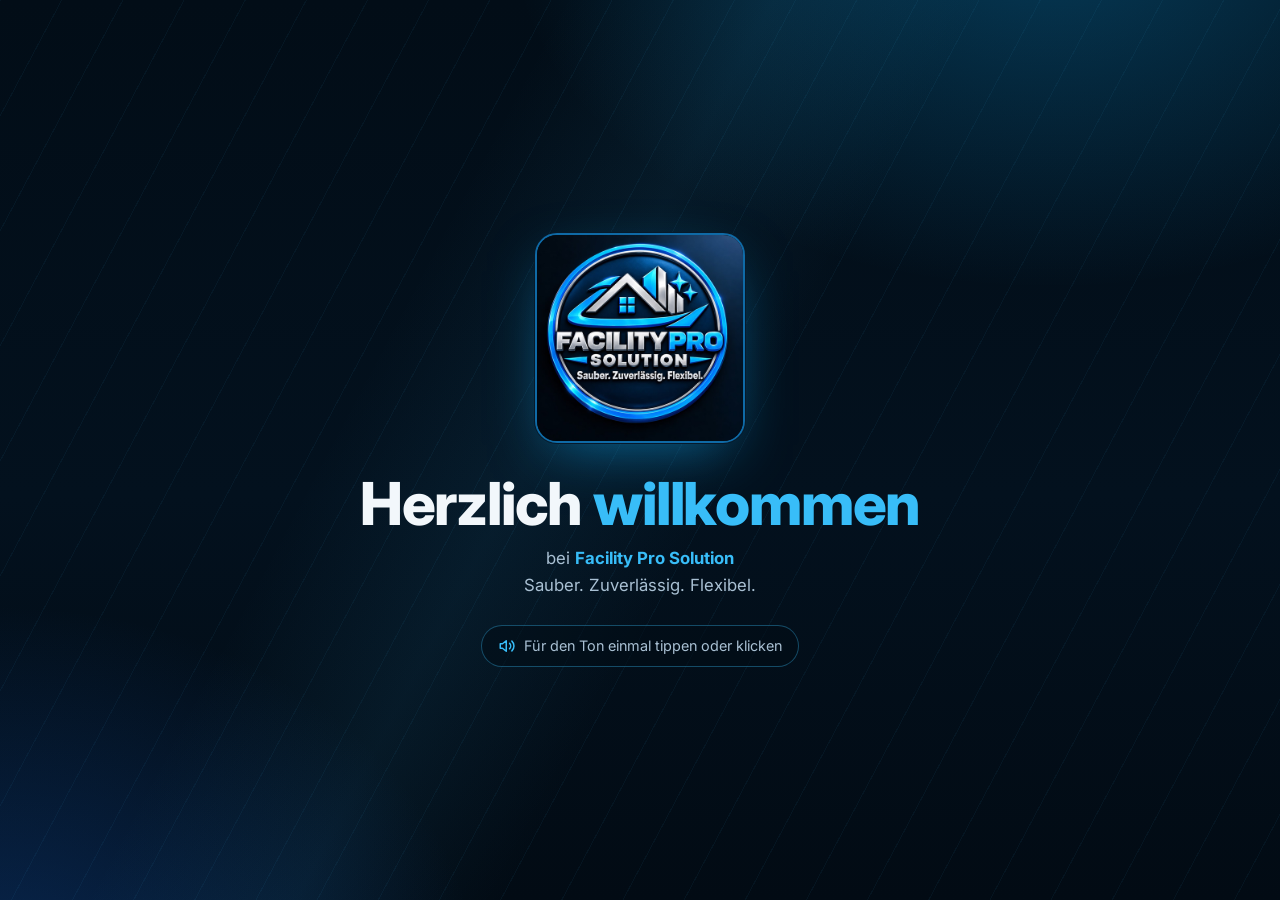
<file: index.html>
<!DOCTYPE html>
<html lang="de">
<head>
<meta charset="utf-8">
<script>
  // Kam der Besucher per Seitenwechsel-Wisch? Dann Seite zunächst zugedeckt lassen.
  (function () {
    var wisch = false;
    try { wisch = sessionStorage.getItem("pt") === "1"; sessionStorage.removeItem("pt"); } catch (e) {}
    try { if (window.name === "pt") { wisch = true; window.name = ""; } } catch (e) {}
    if (wisch) document.documentElement.classList.add("pt-cover");
  })();
</script>
<script>
  // Erster Besuch in dieser Sitzung? Dann Willkommens-Bildschirm zeigen (nicht nach einem Seitenwechsel-Wisch).
  try {
    if (!sessionStorage.getItem("wl")) {
      sessionStorage.setItem("wl", "1");
      // Kein Willkommens-Bildschirm für Besucher direkt aus der Suche und für Suchmaschinen-Roboter (Google mag keine Vorschaltseiten)
      var host = (document.referrer || "").replace(/^https?:\/\//, "").split("/")[0];
      var ausSuche = /(^|\.)(google|bing|duckduckgo|ecosia|yahoo|startpage|qwant)\./i.test(host);
      var roboter = /bot|crawl|spider|lighthouse|pagespeed/i.test(navigator.userAgent);
      if (!ausSuche && !roboter && !document.documentElement.classList.contains("pt-cover")) document.documentElement.classList.add("wl-show");
    }
  } catch (e) {}
</script>
<meta name="viewport" content="width=device-width, initial-scale=1, viewport-fit=cover">
<title>Facility Pro Solution – Gebäudereinigung &amp; Hausmeister in Bremerhaven</title>
<meta name="description" content="Facility Pro Solution in Bremerhaven: Gebäudereinigung, Bodenverlegung sowie Hausmeister- und Montagearbeiten. Sauber, zuverlässig, flexibel.">
<meta name="color-scheme" content="dark">
<meta name="theme-color" content="#020d17">
<meta name="robots" content="index, follow, max-image-preview:large">
<meta property="og:type" content="website">
<meta property="og:locale" content="de_DE">
<meta property="og:site_name" content="Facility Pro Solution">
<meta property="og:title" content="Facility Pro Solution – Gebäudereinigung &amp; Hausmeister in Bremerhaven">
<meta property="og:description" content="Facility Pro Solution in Bremerhaven: Gebäudereinigung, Bodenverlegung sowie Hausmeister- und Montagearbeiten. Sauber, zuverlässig, flexibel.">
<link rel="canonical" href="https://taskiransal.github.io/Facility-Pro-Solution/">
<meta property="og:url" content="https://taskiransal.github.io/Facility-Pro-Solution/">
<meta property="og:image" content="https://taskiransal.github.io/Facility-Pro-Solution/logo.jpg">
<meta property="og:image:alt" content="Logo Facility Pro Solution – Sauber. Zuverlässig. Flexibel.">
<meta name="twitter:card" content="summary">
<link rel="icon" href="favicon.ico" sizes="48x48">
<link rel="icon" type="image/png" sizes="192x192" href="favicon-192.png">
<link rel="apple-touch-icon" href="apple-touch-icon.png">
<link rel="preconnect" href="https://fonts.googleapis.com">
<link rel="preconnect" href="https://fonts.gstatic.com" crossorigin>
<link rel="stylesheet" href="https://fonts.googleapis.com/css2?family=Inter:wght@400;500;600;700;800&display=swap">
<link rel="stylesheet" href="style.css">
<script type="application/ld+json">
{
  "@context": "https://schema.org",
  "@type": "LocalBusiness",
  "name": "Facility Pro Solution",
  "slogan": "Sauber. Zuverlässig. Flexibel.",
  "description": "Facility Pro Solution: Gebäudereinigung, Bodenverlegung sowie Hausmeister- und Montagearbeiten in Bremerhaven und Umgebung.",
  "telephone": "+49 174 6395289",
  "email": "facility.pro.solution@gmx.de",
  "address": {
    "@type": "PostalAddress",
    "streetAddress": "Krummenacker 4",
    "postalCode": "27572",
    "addressLocality": "Bremerhaven",
    "addressCountry": "DE"
  },
  "areaServed": {
    "@type": "City",
    "name": "Bremerhaven"
  },
  "contactPoint": [
    {
      "@type": "ContactPoint",
      "telephone": "+49 174 6395289",
      "contactType": "customer service",
      "availableLanguage": "German"
    },
    {
      "@type": "ContactPoint",
      "telephone": "+49 155 62445312",
      "contactType": "customer service",
      "availableLanguage": "German"
    }
  ],
  "hasOfferCatalog": {
    "@type": "OfferCatalog",
    "name": "Leistungen",
    "itemListElement": [
      {
        "@type": "Offer",
        "itemOffered": {
          "@type": "Service",
          "name": "Gebäudereinigung"
        }
      },
      {
        "@type": "Offer",
        "itemOffered": {
          "@type": "Service",
          "name": "Bodenverlegung"
        }
      },
      {
        "@type": "Offer",
        "itemOffered": {
          "@type": "Service",
          "name": "Hausmeister- und Montagearbeiten"
        }
      }
    ]
  },
  "url": "https://taskiransal.github.io/Facility-Pro-Solution/",
  "image": "https://taskiransal.github.io/Facility-Pro-Solution/logo.jpg",
  "logo": "https://taskiransal.github.io/Facility-Pro-Solution/logo.jpg"
}
</script>
</head>
<body>

<div class="wl" role="dialog" aria-modal="true" aria-label="Willkommen">
  <div class="wl-box">
    <img class="wl-logo" src="logo-512.jpg" alt="" width="210" height="210">
    <div class="wl-title">Herzlich <span>willkommen</span></div>
    <p>bei <b>Facility Pro Solution</b><br>Sauber. Zuverlässig. Flexibel.</p>
    <p class="wl-hint"><svg viewBox="0 0 24 24" aria-hidden="true"><path d="M11 5 6 9H3v6h3l5 4z"/><path d="M15.5 8.5a5 5 0 0 1 0 7M18.5 5.5a9 9 0 0 1 0 13"/></svg>Für den Ton einmal tippen oder klicken</p>
  </div>
  <i class="wl-bar"></i>
</div>

<div class="pt" aria-hidden="true">
  <div class="pt-panel"><i class="pt-edge pt-edge-r"></i><i class="pt-edge pt-edge-l"></i></div>
  <div class="pt-mark"><span class="pt-ring"></span><img class="pt-logo" src="logo-512.jpg" alt=""></div>
</div>

<header class="site-header">
  <div class="wrap">
    <a class="brand" href="index.html" aria-label="Facility Pro Solution – Startseite">
      <img src="logo-512.jpg" alt="">
      <span>FACILITY <b>PRO SOLUTION</b></span>
    </a>
    <nav class="site-nav" aria-label="Hauptnavigation">
      <ul>
        <li><a href="leistungen.html">Leistungen</a></li>
        <li><a href="ueber-uns.html">Über uns</a></li>
        <li><a href="kontakt.html">Kontakt</a></li>
        <li><a href="faq.html">FAQ</a></li>
        <li><a href="impressum.html">Impressum</a></li>
      </ul>
    </nav>
  </div>
</header>

<main>
  <div class="hero">
    <div class="wrap">
      <div>
        <h1><span class="eyebrow">Facility Pro Solution · Bremerhaven</span> Sauber. <span class="hl">Zuverlässig.</span> Flexibel.</h1>
        <p class="lead">Ihr zuverlässiger Partner für Gebäudereinigung, Bodenverlegung sowie Hausmeister- und Montagearbeiten in Bremerhaven und Umgebung.</p>
        <div class="btn-row">
          <a class="btn" href="kontakt.html">Jetzt Anfrage senden</a>
          <a class="btn ghost" href="leistungen.html">Unsere Leistungen</a>
        </div>
      </div>
      <img class="hero-logo" src="logo.jpg" fetchpriority="high" decoding="async" alt="Logo Facility Pro Solution – Sauber. Zuverlässig. Flexibel." width="420" height="420">
    </div>
  </div>
</main>

<footer class="site-footer">
  <div class="wrap">
    <span>© 2026 Facility Pro Solution · Bremerhaven</span>
    <a href="impressum.html">Impressum</a>
  </div>
</footer>

<script src="welcome.js" defer></script>
<script src="transitions.js" defer></script>
</body>
</html>
</file>
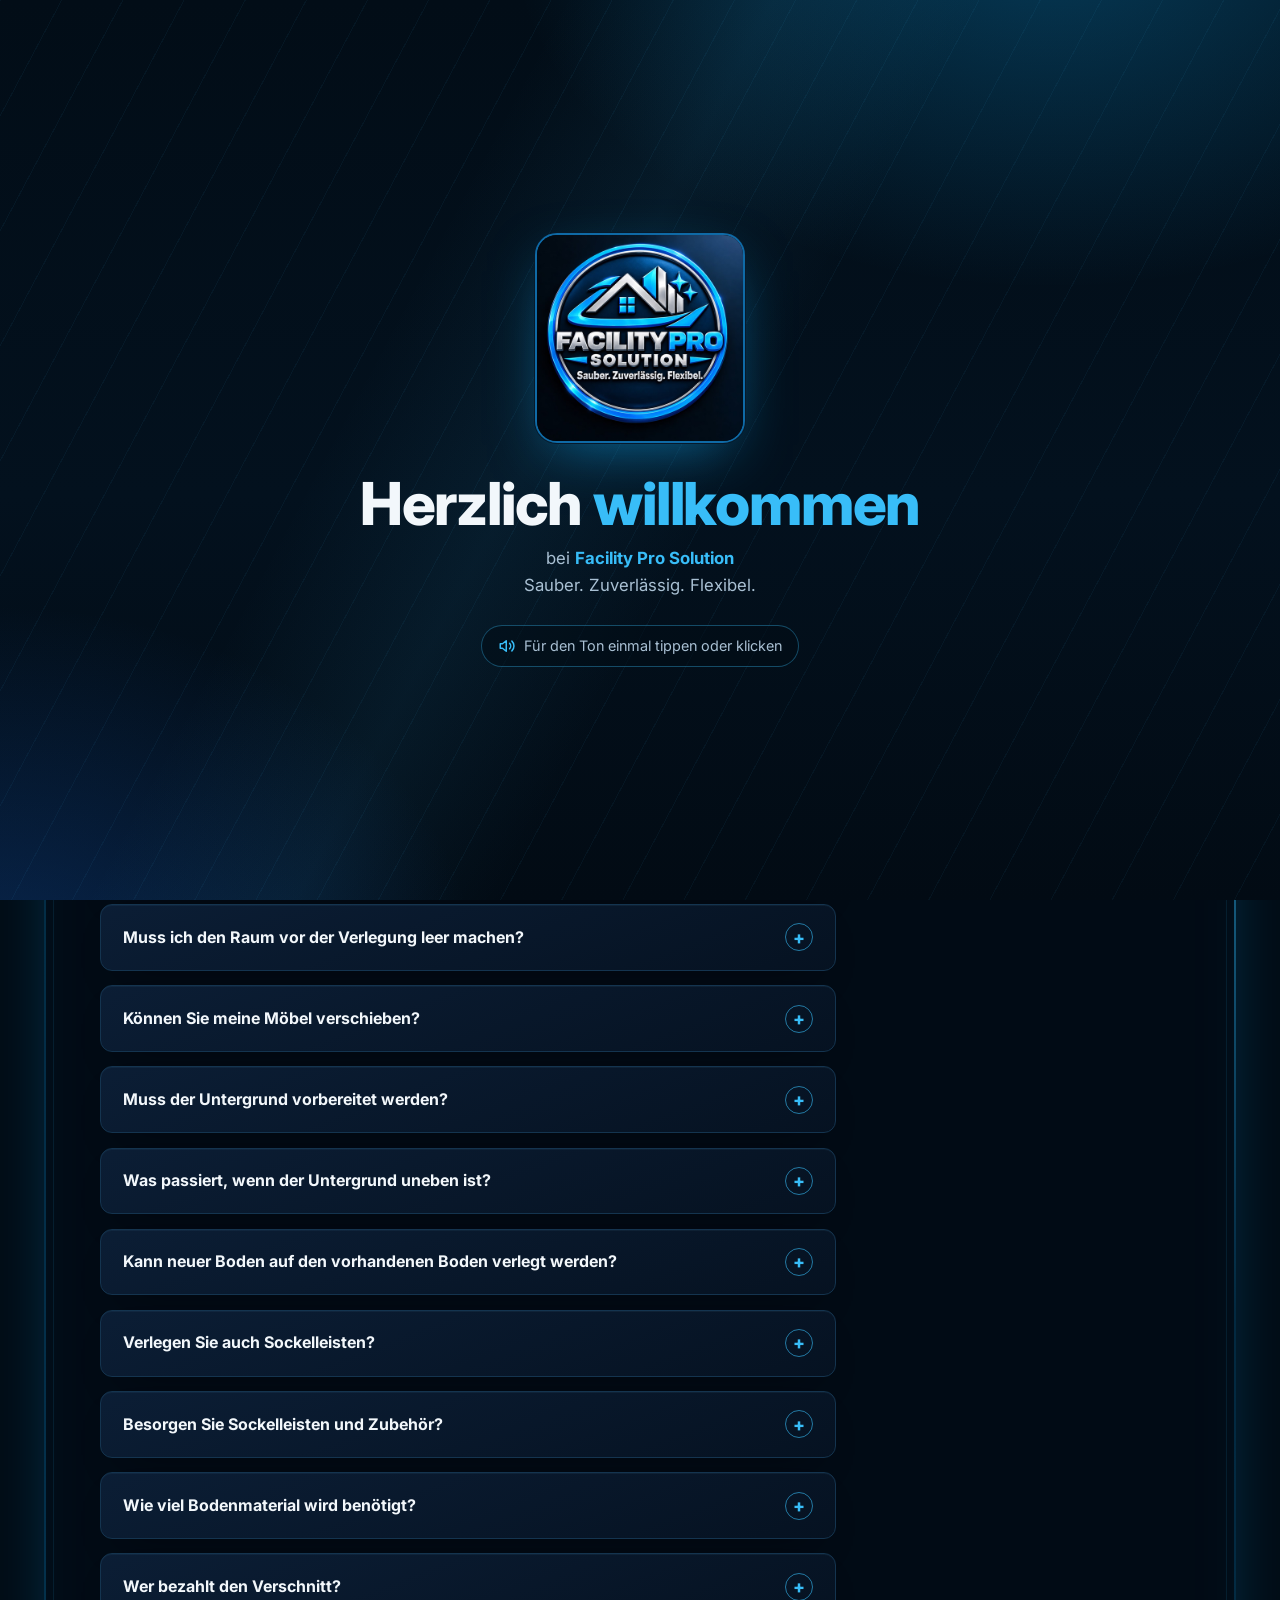
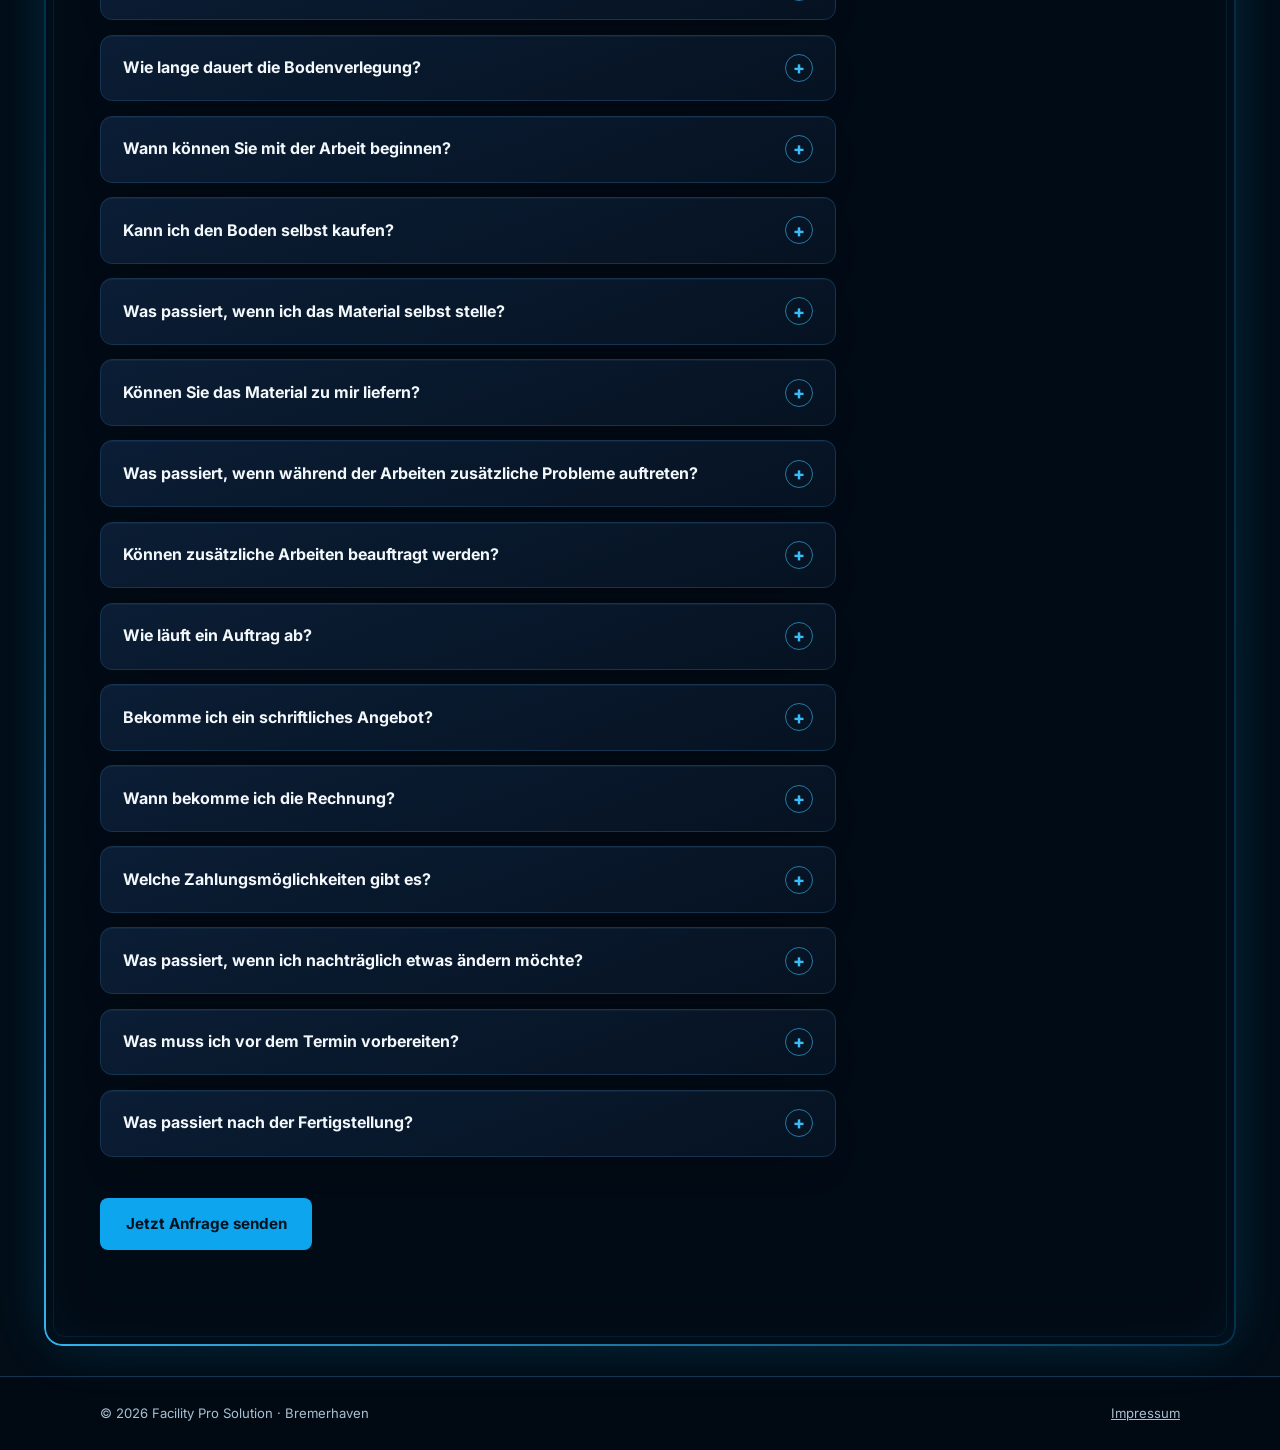
<file: faq.html>
<!DOCTYPE html>
<html lang="de">
<head>
<meta charset="utf-8">
<script>
  // Kam der Besucher per Seitenwechsel-Wisch? Dann Seite zunächst zugedeckt lassen.
  (function () {
    var wisch = false;
    try { wisch = sessionStorage.getItem("pt") === "1"; sessionStorage.removeItem("pt"); } catch (e) {}
    try { if (window.name === "pt") { wisch = true; window.name = ""; } } catch (e) {}
    if (wisch) document.documentElement.classList.add("pt-cover");
  })();
</script>
<script>
  // Erster Besuch in dieser Sitzung? Dann Willkommens-Bildschirm zeigen (nicht nach einem Seitenwechsel-Wisch).
  try {
    if (!sessionStorage.getItem("wl")) {
      sessionStorage.setItem("wl", "1");
      // Kein Willkommens-Bildschirm für Besucher direkt aus der Suche und für Suchmaschinen-Roboter (Google mag keine Vorschaltseiten)
      var host = (document.referrer || "").replace(/^https?:\/\//, "").split("/")[0];
      var ausSuche = /(^|\.)(google|bing|duckduckgo|ecosia|yahoo|startpage|qwant)\./i.test(host);
      var roboter = /bot|crawl|spider|lighthouse|pagespeed/i.test(navigator.userAgent);
      if (!ausSuche && !roboter && !document.documentElement.classList.contains("pt-cover")) document.documentElement.classList.add("wl-show");
    }
  } catch (e) {}
</script>
<meta name="viewport" content="width=device-width, initial-scale=1, viewport-fit=cover">
<title>Häufige Fragen (FAQ) | Facility Pro Solution Bremerhaven</title>
<meta name="description" content="Antworten auf häufige Fragen zu Gebäudereinigung, Bodenverlegung sowie Hausmeister- und Montagearbeiten von Facility Pro Solution in Bremerhaven.">
<meta name="color-scheme" content="dark">
<meta name="theme-color" content="#020d17">
<meta name="robots" content="index, follow, max-image-preview:large">
<meta property="og:type" content="website">
<meta property="og:locale" content="de_DE">
<meta property="og:site_name" content="Facility Pro Solution">
<meta property="og:title" content="Häufige Fragen (FAQ) | Facility Pro Solution Bremerhaven">
<meta property="og:description" content="Antworten auf häufige Fragen zu Gebäudereinigung, Bodenverlegung sowie Hausmeister- und Montagearbeiten von Facility Pro Solution in Bremerhaven.">
<link rel="canonical" href="https://taskiransal.github.io/Facility-Pro-Solution/faq.html">
<meta property="og:url" content="https://taskiransal.github.io/Facility-Pro-Solution/faq.html">
<meta property="og:image" content="https://taskiransal.github.io/Facility-Pro-Solution/logo.jpg">
<meta property="og:image:alt" content="Logo Facility Pro Solution – Sauber. Zuverlässig. Flexibel.">
<meta name="twitter:card" content="summary">
<link rel="icon" href="favicon.ico" sizes="48x48">
<link rel="icon" type="image/png" sizes="192x192" href="favicon-192.png">
<link rel="apple-touch-icon" href="apple-touch-icon.png">
<link rel="preconnect" href="https://fonts.googleapis.com">
<link rel="preconnect" href="https://fonts.gstatic.com" crossorigin>
<link rel="stylesheet" href="https://fonts.googleapis.com/css2?family=Inter:wght@400;500;600;700;800&display=swap">
<link rel="stylesheet" href="style.css">
<script type="application/ld+json">
{
  "@context": "https://schema.org",
  "@type": "FAQPage",
  "mainEntity": [
    {
      "@type": "Question",
      "name": "Muss ich den Boden selbst kaufen?",
      "acceptedAnswer": {
        "@type": "Answer",
        "text": "Nein. Sie können das Material selbst besorgen oder wir übernehmen die Beschaffung für Sie."
      }
    },
    {
      "@type": "Question",
      "name": "Welche Bodenbeläge verlegen Sie?",
      "acceptedAnswer": {
        "@type": "Answer",
        "text": "Wir verlegen je nach Auftrag unter anderem Laminat, Vinyl, Designboden, Parkett und weitere geeignete Bodenbeläge."
      }
    },
    {
      "@type": "Question",
      "name": "Können Sie mich bei der Auswahl des Bodens beraten?",
      "acceptedAnswer": {
        "@type": "Answer",
        "text": "Ja. Wir beraten Sie gerne bei der Auswahl hinsichtlich Raum, Nutzung, Belastung, Optik und Budget."
      }
    },
    {
      "@type": "Question",
      "name": "Wie viel kostet eine Bodenverlegung?",
      "acceptedAnswer": {
        "@type": "Answer",
        "text": "Der Preis hängt von der Fläche, dem Bodenbelag, dem Zustand des Untergrunds und den notwendigen Vorarbeiten ab. Nach einer Besichtigung oder anhand der benötigten Angaben erstellen wir Ihnen ein individuelles Angebot."
      }
    },
    {
      "@type": "Question",
      "name": "Ist die Besichtigung kostenlos?",
      "acceptedAnswer": {
        "@type": "Answer",
        "text": "Das hängt vom jeweiligen Auftrag ab. Falls Kosten für eine Besichtigung anfallen, informieren wir Sie vorher."
      }
    },
    {
      "@type": "Question",
      "name": "Entfernen Sie den alten Boden?",
      "acceptedAnswer": {
        "@type": "Answer",
        "text": "Ja. Die Entfernung des vorhandenen Bodenbelags kann auf Wunsch übernommen werden."
      }
    },
    {
      "@type": "Question",
      "name": "Entsorgen Sie den alten Boden?",
      "acceptedAnswer": {
        "@type": "Answer",
        "text": "Ja. Die Entsorgung kann nach vorheriger Vereinbarung übernommen werden."
      }
    },
    {
      "@type": "Question",
      "name": "Muss ich den Raum vor der Verlegung leer machen?",
      "acceptedAnswer": {
        "@type": "Answer",
        "text": "Die zu bearbeitende Fläche sollte möglichst frei und zugänglich sein."
      }
    },
    {
      "@type": "Question",
      "name": "Können Sie meine Möbel verschieben?",
      "acceptedAnswer": {
        "@type": "Answer",
        "text": "Das ist nach vorheriger Absprache möglich. Besonders schwere oder empfindliche Möbel müssen individuell besprochen werden."
      }
    },
    {
      "@type": "Question",
      "name": "Muss der Untergrund vorbereitet werden?",
      "acceptedAnswer": {
        "@type": "Answer",
        "text": "Das hängt vom Zustand des vorhandenen Untergrunds ab. Je nach Bedarf können beispielsweise Spachteln, Ausgleichen oder Grundieren erforderlich sein."
      }
    },
    {
      "@type": "Question",
      "name": "Was passiert, wenn der Untergrund uneben ist?",
      "acceptedAnswer": {
        "@type": "Answer",
        "text": "Falls eine Vorbereitung notwendig ist, informieren wir Sie über den erforderlichen Arbeitsaufwand und die dadurch entstehenden Kosten."
      }
    },
    {
      "@type": "Question",
      "name": "Kann neuer Boden auf den vorhandenen Boden verlegt werden?",
      "acceptedAnswer": {
        "@type": "Answer",
        "text": "Das hängt vom vorhandenen Boden und vom neuen Bodenbelag ab. Wir prüfen, ob der Untergrund dafür geeignet ist."
      }
    },
    {
      "@type": "Question",
      "name": "Verlegen Sie auch Sockelleisten?",
      "acceptedAnswer": {
        "@type": "Answer",
        "text": "Ja. Die Montage von Sockelleisten kann ebenfalls übernommen werden."
      }
    },
    {
      "@type": "Question",
      "name": "Besorgen Sie Sockelleisten und Zubehör?",
      "acceptedAnswer": {
        "@type": "Answer",
        "text": "Ja. Auf Wunsch können wir benötigte Sockelleisten, Übergangsprofile und weiteres Zubehör besorgen."
      }
    },
    {
      "@type": "Question",
      "name": "Wie viel Bodenmaterial wird benötigt?",
      "acceptedAnswer": {
        "@type": "Answer",
        "text": "Wir können anhand der Raummaße die benötigte Menge berechnen und den erforderlichen Verschnitt berücksichtigen."
      }
    },
    {
      "@type": "Question",
      "name": "Wer bezahlt den Verschnitt?",
      "acceptedAnswer": {
        "@type": "Answer",
        "text": "Das hängt davon ab, wer das Material besorgt und was im Auftrag vereinbart wurde."
      }
    },
    {
      "@type": "Question",
      "name": "Wie lange dauert die Bodenverlegung?",
      "acceptedAnswer": {
        "@type": "Answer",
        "text": "Die Dauer hängt von der Größe der Fläche, dem Bodenbelag und den notwendigen Vorarbeiten ab."
      }
    },
    {
      "@type": "Question",
      "name": "Wann können Sie mit der Arbeit beginnen?",
      "acceptedAnswer": {
        "@type": "Answer",
        "text": "Nach Auftragserteilung vereinbaren wir gemeinsam einen passenden Termin."
      }
    },
    {
      "@type": "Question",
      "name": "Kann ich den Boden selbst kaufen?",
      "acceptedAnswer": {
        "@type": "Answer",
        "text": "Ja. Sie können das Material selbst kaufen und wir übernehmen die Verlegung."
      }
    },
    {
      "@type": "Question",
      "name": "Was passiert, wenn ich das Material selbst stelle?",
      "acceptedAnswer": {
        "@type": "Answer",
        "text": "Das Material sollte zum vereinbarten Termin vollständig und in ausreichender Menge vorhanden sein. Wir empfehlen, die Eignung des Materials vorher abzustimmen."
      }
    },
    {
      "@type": "Question",
      "name": "Können Sie das Material zu mir liefern?",
      "acceptedAnswer": {
        "@type": "Answer",
        "text": "Wenn wir das Material für Sie besorgen, kann der Transport nach Absprache organisiert werden."
      }
    },
    {
      "@type": "Question",
      "name": "Was passiert, wenn während der Arbeiten zusätzliche Probleme auftreten?",
      "acceptedAnswer": {
        "@type": "Answer",
        "text": "Sollten unerwartete Probleme auftreten, informieren wir Sie zunächst und besprechen das weitere Vorgehen."
      }
    },
    {
      "@type": "Question",
      "name": "Können zusätzliche Arbeiten beauftragt werden?",
      "acceptedAnswer": {
        "@type": "Answer",
        "text": "Ja. Zusätzliche Arbeiten können nach Absprache durchgeführt werden. Kosten und Umfang werden vorher abgestimmt."
      }
    },
    {
      "@type": "Question",
      "name": "Wie läuft ein Auftrag ab?",
      "acceptedAnswer": {
        "@type": "Answer",
        "text": "Anfrage → Beratung/Besichtigung → Angebot → Auftragserteilung → Terminvereinbarung → Vorbereitung → Bodenverlegung → Kontrolle → Rechnung."
      }
    },
    {
      "@type": "Question",
      "name": "Bekomme ich ein schriftliches Angebot?",
      "acceptedAnswer": {
        "@type": "Answer",
        "text": "Ja. Sie erhalten auf Wunsch ein schriftliches Angebot mit einer transparenten Aufstellung der vereinbarten Leistungen und Kosten."
      }
    },
    {
      "@type": "Question",
      "name": "Wann bekomme ich die Rechnung?",
      "acceptedAnswer": {
        "@type": "Answer",
        "text": "Die Rechnung wird nach der vereinbarten Leistung bzw. entsprechend den vereinbarten Zahlungsbedingungen erstellt."
      }
    },
    {
      "@type": "Question",
      "name": "Welche Zahlungsmöglichkeiten gibt es?",
      "acceptedAnswer": {
        "@type": "Answer",
        "text": "Die möglichen Zahlungsmethoden und das Zahlungsziel werden im Angebot bzw. auf der Rechnung angegeben."
      }
    },
    {
      "@type": "Question",
      "name": "Was passiert, wenn ich nachträglich etwas ändern möchte?",
      "acceptedAnswer": {
        "@type": "Answer",
        "text": "Änderungen können nach Absprache berücksichtigt werden. Dadurch können sich gegebenenfalls Preis und Ausführungszeit ändern."
      }
    },
    {
      "@type": "Question",
      "name": "Was muss ich vor dem Termin vorbereiten?",
      "acceptedAnswer": {
        "@type": "Answer",
        "text": "Die zu bearbeitende Fläche sollte frei und gut zugänglich sein. Persönliche und empfindliche Gegenstände sollten möglichst vorher entfernt werden."
      }
    },
    {
      "@type": "Question",
      "name": "Was passiert nach der Fertigstellung?",
      "acceptedAnswer": {
        "@type": "Answer",
        "text": "Nach Abschluss der Arbeiten erfolgt eine gemeinsame Kontrolle der ausgeführten Leistung. Anschließend wird der Auftrag entsprechend den vereinbarten Bedingungen abgerechnet."
      }
    }
  ]
}
</script>
</head>
<body>

<div class="wl" role="dialog" aria-modal="true" aria-label="Willkommen">
  <div class="wl-box">
    <img class="wl-logo" src="logo-512.jpg" alt="" width="210" height="210">
    <div class="wl-title">Herzlich <span>willkommen</span></div>
    <p>bei <b>Facility Pro Solution</b><br>Sauber. Zuverlässig. Flexibel.</p>
    <p class="wl-hint"><svg viewBox="0 0 24 24" aria-hidden="true"><path d="M11 5 6 9H3v6h3l5 4z"/><path d="M15.5 8.5a5 5 0 0 1 0 7M18.5 5.5a9 9 0 0 1 0 13"/></svg>Für den Ton einmal tippen oder klicken</p>
  </div>
  <i class="wl-bar"></i>
</div>

<div class="pt" aria-hidden="true">
  <div class="pt-panel"><i class="pt-edge pt-edge-r"></i><i class="pt-edge pt-edge-l"></i></div>
  <div class="pt-mark"><span class="pt-ring"></span><img class="pt-logo" src="logo-512.jpg" alt=""></div>
</div>

<header class="site-header">
  <div class="wrap">
    <a class="brand" href="index.html" aria-label="Facility Pro Solution – Startseite">
      <img src="logo-512.jpg" alt="">
      <span>FACILITY <b>PRO SOLUTION</b></span>
    </a>
    <nav class="site-nav" aria-label="Hauptnavigation">
      <ul>
        <li><a href="leistungen.html">Leistungen</a></li>
        <li><a href="ueber-uns.html">Über uns</a></li>
        <li><a href="kontakt.html">Kontakt</a></li>
        <li><a href="faq.html" aria-current="page">FAQ</a></li>
        <li><a href="impressum.html">Impressum</a></li>
      </ul>
    </nav>
  </div>
</header>

<main>
  <div class="page">
    <div class="wrap">
      <h1>Häufige Fragen</h1>
      <p class="sub">Antworten auf die wichtigsten Fragen rund um unsere Leistungen. Ist Ihre Frage nicht dabei? <a href="kontakt.html">Schreiben Sie uns einfach.</a></p>

      <div class="faq-list">
        <details class="faq-item" open>
          <summary>Muss ich den Boden selbst kaufen?<span class="faq-icon">+</span></summary>
          <p class="faq-a">Nein. Sie können das Material selbst besorgen oder wir übernehmen die Beschaffung für Sie.</p>
        </details>

        <details class="faq-item">
          <summary>Welche Bodenbeläge verlegen Sie?<span class="faq-icon">+</span></summary>
          <p class="faq-a">Wir verlegen je nach Auftrag unter anderem Laminat, Vinyl, Designboden, Parkett und weitere geeignete Bodenbeläge.</p>
        </details>

        <details class="faq-item">
          <summary>Können Sie mich bei der Auswahl des Bodens beraten?<span class="faq-icon">+</span></summary>
          <p class="faq-a">Ja. Wir beraten Sie gerne bei der Auswahl hinsichtlich Raum, Nutzung, Belastung, Optik und Budget.</p>
        </details>

        <details class="faq-item">
          <summary>Wie viel kostet eine Bodenverlegung?<span class="faq-icon">+</span></summary>
          <p class="faq-a">Der Preis hängt von der Fläche, dem Bodenbelag, dem Zustand des Untergrunds und den notwendigen Vorarbeiten ab. Nach einer Besichtigung oder anhand der benötigten Angaben erstellen wir Ihnen ein individuelles Angebot.</p>
        </details>

        <details class="faq-item">
          <summary>Ist die Besichtigung kostenlos?<span class="faq-icon">+</span></summary>
          <p class="faq-a">Das hängt vom jeweiligen Auftrag ab. Falls Kosten für eine Besichtigung anfallen, informieren wir Sie vorher.</p>
        </details>

        <details class="faq-item">
          <summary>Entfernen Sie den alten Boden?<span class="faq-icon">+</span></summary>
          <p class="faq-a">Ja. Die Entfernung des vorhandenen Bodenbelags kann auf Wunsch übernommen werden.</p>
        </details>

        <details class="faq-item">
          <summary>Entsorgen Sie den alten Boden?<span class="faq-icon">+</span></summary>
          <p class="faq-a">Ja. Die Entsorgung kann nach vorheriger Vereinbarung übernommen werden.</p>
        </details>

        <details class="faq-item">
          <summary>Muss ich den Raum vor der Verlegung leer machen?<span class="faq-icon">+</span></summary>
          <p class="faq-a">Die zu bearbeitende Fläche sollte möglichst frei und zugänglich sein.</p>
        </details>

        <details class="faq-item">
          <summary>Können Sie meine Möbel verschieben?<span class="faq-icon">+</span></summary>
          <p class="faq-a">Das ist nach vorheriger Absprache möglich. Besonders schwere oder empfindliche Möbel müssen individuell besprochen werden.</p>
        </details>

        <details class="faq-item">
          <summary>Muss der Untergrund vorbereitet werden?<span class="faq-icon">+</span></summary>
          <p class="faq-a">Das hängt vom Zustand des vorhandenen Untergrunds ab. Je nach Bedarf können beispielsweise Spachteln, Ausgleichen oder Grundieren erforderlich sein.</p>
        </details>

        <details class="faq-item">
          <summary>Was passiert, wenn der Untergrund uneben ist?<span class="faq-icon">+</span></summary>
          <p class="faq-a">Falls eine Vorbereitung notwendig ist, informieren wir Sie über den erforderlichen Arbeitsaufwand und die dadurch entstehenden Kosten.</p>
        </details>

        <details class="faq-item">
          <summary>Kann neuer Boden auf den vorhandenen Boden verlegt werden?<span class="faq-icon">+</span></summary>
          <p class="faq-a">Das hängt vom vorhandenen Boden und vom neuen Bodenbelag ab. Wir prüfen, ob der Untergrund dafür geeignet ist.</p>
        </details>

        <details class="faq-item">
          <summary>Verlegen Sie auch Sockelleisten?<span class="faq-icon">+</span></summary>
          <p class="faq-a">Ja. Die Montage von Sockelleisten kann ebenfalls übernommen werden.</p>
        </details>

        <details class="faq-item">
          <summary>Besorgen Sie Sockelleisten und Zubehör?<span class="faq-icon">+</span></summary>
          <p class="faq-a">Ja. Auf Wunsch können wir benötigte Sockelleisten, Übergangsprofile und weiteres Zubehör besorgen.</p>
        </details>

        <details class="faq-item">
          <summary>Wie viel Bodenmaterial wird benötigt?<span class="faq-icon">+</span></summary>
          <p class="faq-a">Wir können anhand der Raummaße die benötigte Menge berechnen und den erforderlichen Verschnitt berücksichtigen.</p>
        </details>

        <details class="faq-item">
          <summary>Wer bezahlt den Verschnitt?<span class="faq-icon">+</span></summary>
          <p class="faq-a">Das hängt davon ab, wer das Material besorgt und was im Auftrag vereinbart wurde.</p>
        </details>

        <details class="faq-item">
          <summary>Wie lange dauert die Bodenverlegung?<span class="faq-icon">+</span></summary>
          <p class="faq-a">Die Dauer hängt von der Größe der Fläche, dem Bodenbelag und den notwendigen Vorarbeiten ab.</p>
        </details>

        <details class="faq-item">
          <summary>Wann können Sie mit der Arbeit beginnen?<span class="faq-icon">+</span></summary>
          <p class="faq-a">Nach Auftragserteilung vereinbaren wir gemeinsam einen passenden Termin.</p>
        </details>

        <details class="faq-item">
          <summary>Kann ich den Boden selbst kaufen?<span class="faq-icon">+</span></summary>
          <p class="faq-a">Ja. Sie können das Material selbst kaufen und wir übernehmen die Verlegung.</p>
        </details>

        <details class="faq-item">
          <summary>Was passiert, wenn ich das Material selbst stelle?<span class="faq-icon">+</span></summary>
          <p class="faq-a">Das Material sollte zum vereinbarten Termin vollständig und in ausreichender Menge vorhanden sein. Wir empfehlen, die Eignung des Materials vorher abzustimmen.</p>
        </details>

        <details class="faq-item">
          <summary>Können Sie das Material zu mir liefern?<span class="faq-icon">+</span></summary>
          <p class="faq-a">Wenn wir das Material für Sie besorgen, kann der Transport nach Absprache organisiert werden.</p>
        </details>

        <details class="faq-item">
          <summary>Was passiert, wenn während der Arbeiten zusätzliche Probleme auftreten?<span class="faq-icon">+</span></summary>
          <p class="faq-a">Sollten unerwartete Probleme auftreten, informieren wir Sie zunächst und besprechen das weitere Vorgehen.</p>
        </details>

        <details class="faq-item">
          <summary>Können zusätzliche Arbeiten beauftragt werden?<span class="faq-icon">+</span></summary>
          <p class="faq-a">Ja. Zusätzliche Arbeiten können nach Absprache durchgeführt werden. Kosten und Umfang werden vorher abgestimmt.</p>
        </details>

        <details class="faq-item">
          <summary>Wie läuft ein Auftrag ab?<span class="faq-icon">+</span></summary>
          <p class="faq-a">Anfrage → Beratung/Besichtigung → Angebot → Auftragserteilung → Terminvereinbarung → Vorbereitung → Bodenverlegung → Kontrolle → Rechnung.</p>
        </details>

        <details class="faq-item">
          <summary>Bekomme ich ein schriftliches Angebot?<span class="faq-icon">+</span></summary>
          <p class="faq-a">Ja. Sie erhalten auf Wunsch ein schriftliches Angebot mit einer transparenten Aufstellung der vereinbarten Leistungen und Kosten.</p>
        </details>

        <details class="faq-item">
          <summary>Wann bekomme ich die Rechnung?<span class="faq-icon">+</span></summary>
          <p class="faq-a">Die Rechnung wird nach der vereinbarten Leistung bzw. entsprechend den vereinbarten Zahlungsbedingungen erstellt.</p>
        </details>

        <details class="faq-item">
          <summary>Welche Zahlungsmöglichkeiten gibt es?<span class="faq-icon">+</span></summary>
          <p class="faq-a">Die möglichen Zahlungsmethoden und das Zahlungsziel werden im Angebot bzw. auf der Rechnung angegeben.</p>
        </details>

        <details class="faq-item">
          <summary>Was passiert, wenn ich nachträglich etwas ändern möchte?<span class="faq-icon">+</span></summary>
          <p class="faq-a">Änderungen können nach Absprache berücksichtigt werden. Dadurch können sich gegebenenfalls Preis und Ausführungszeit ändern.</p>
        </details>

        <details class="faq-item">
          <summary>Was muss ich vor dem Termin vorbereiten?<span class="faq-icon">+</span></summary>
          <p class="faq-a">Die zu bearbeitende Fläche sollte frei und gut zugänglich sein. Persönliche und empfindliche Gegenstände sollten möglichst vorher entfernt werden.</p>
        </details>

        <details class="faq-item">
          <summary>Was passiert nach der Fertigstellung?<span class="faq-icon">+</span></summary>
          <p class="faq-a">Nach Abschluss der Arbeiten erfolgt eine gemeinsame Kontrolle der ausgeführten Leistung. Anschließend wird der Auftrag entsprechend den vereinbarten Bedingungen abgerechnet.</p>
        </details>
      </div>

      <div class="page-cta"><a class="btn" href="kontakt.html">Jetzt Anfrage senden</a></div>
    </div>
  </div>
</main>

<footer class="site-footer">
  <div class="wrap">
    <span>© 2026 Facility Pro Solution · Bremerhaven</span>
    <a href="impressum.html">Impressum</a>
  </div>
</footer>

<script src="welcome.js" defer></script>
<script src="transitions.js" defer></script>
</body>
</html>
</file>
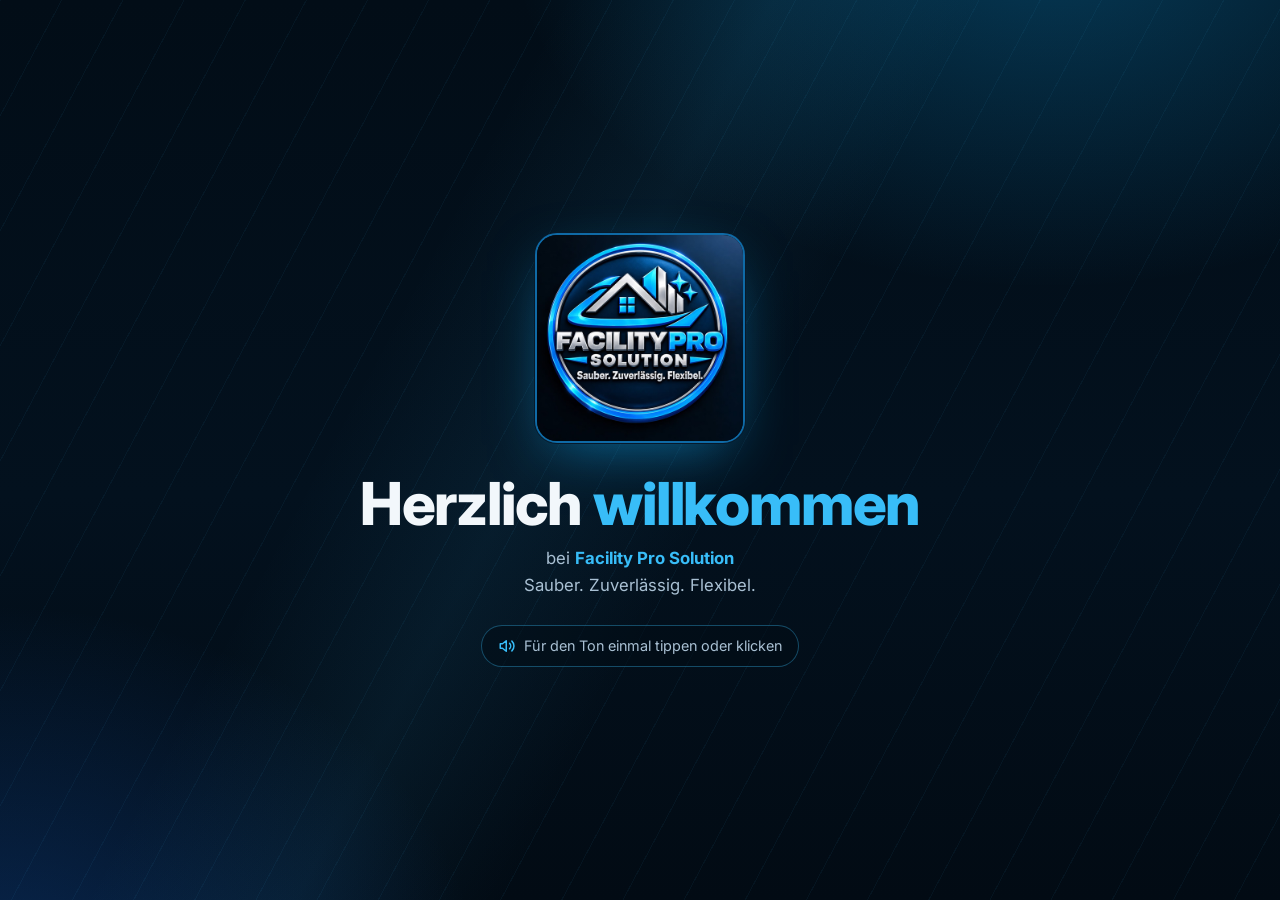
<file: impressum.html>
<!DOCTYPE html>
<html lang="de">
<head>
<meta charset="utf-8">
<script>
  // Kam der Besucher per Seitenwechsel-Wisch? Dann Seite zunächst zugedeckt lassen.
  (function () {
    var wisch = false;
    try { wisch = sessionStorage.getItem("pt") === "1"; sessionStorage.removeItem("pt"); } catch (e) {}
    try { if (window.name === "pt") { wisch = true; window.name = ""; } } catch (e) {}
    if (wisch) document.documentElement.classList.add("pt-cover");
  })();
</script>
<script>
  // Erster Besuch in dieser Sitzung? Dann Willkommens-Bildschirm zeigen (nicht nach einem Seitenwechsel-Wisch).
  try {
    if (!sessionStorage.getItem("wl")) {
      sessionStorage.setItem("wl", "1");
      // Kein Willkommens-Bildschirm für Besucher direkt aus der Suche und für Suchmaschinen-Roboter (Google mag keine Vorschaltseiten)
      var host = (document.referrer || "").replace(/^https?:\/\//, "").split("/")[0];
      var ausSuche = /(^|\.)(google|bing|duckduckgo|ecosia|yahoo|startpage|qwant)\./i.test(host);
      var roboter = /bot|crawl|spider|lighthouse|pagespeed/i.test(navigator.userAgent);
      if (!ausSuche && !roboter && !document.documentElement.classList.contains("pt-cover")) document.documentElement.classList.add("wl-show");
    }
  } catch (e) {}
</script>
<meta name="viewport" content="width=device-width, initial-scale=1, viewport-fit=cover">
<title>Impressum | Facility Pro Solution Bremerhaven</title>
<meta name="description" content="Impressum von Facility Pro Solution, Krummenacker 4, 27572 Bremerhaven.">
<meta name="color-scheme" content="dark">
<meta name="theme-color" content="#020d17">
<meta name="robots" content="index, follow, max-image-preview:large">
<meta property="og:type" content="website">
<meta property="og:locale" content="de_DE">
<meta property="og:site_name" content="Facility Pro Solution">
<meta property="og:title" content="Impressum | Facility Pro Solution Bremerhaven">
<meta property="og:description" content="Impressum von Facility Pro Solution, Krummenacker 4, 27572 Bremerhaven.">
<link rel="canonical" href="https://taskiransal.github.io/Facility-Pro-Solution/impressum.html">
<meta property="og:url" content="https://taskiransal.github.io/Facility-Pro-Solution/impressum.html">
<meta property="og:image" content="https://taskiransal.github.io/Facility-Pro-Solution/logo.jpg">
<meta property="og:image:alt" content="Logo Facility Pro Solution – Sauber. Zuverlässig. Flexibel.">
<meta name="twitter:card" content="summary">
<link rel="icon" href="favicon.ico" sizes="48x48">
<link rel="icon" type="image/png" sizes="192x192" href="favicon-192.png">
<link rel="apple-touch-icon" href="apple-touch-icon.png">
<link rel="preconnect" href="https://fonts.googleapis.com">
<link rel="preconnect" href="https://fonts.gstatic.com" crossorigin>
<link rel="stylesheet" href="https://fonts.googleapis.com/css2?family=Inter:wght@400;500;600;700;800&display=swap">
<link rel="stylesheet" href="style.css">
</head>
<body>

<div class="wl" role="dialog" aria-modal="true" aria-label="Willkommen">
  <div class="wl-box">
    <img class="wl-logo" src="logo-512.jpg" alt="" width="210" height="210">
    <div class="wl-title">Herzlich <span>willkommen</span></div>
    <p>bei <b>Facility Pro Solution</b><br>Sauber. Zuverlässig. Flexibel.</p>
    <p class="wl-hint"><svg viewBox="0 0 24 24" aria-hidden="true"><path d="M11 5 6 9H3v6h3l5 4z"/><path d="M15.5 8.5a5 5 0 0 1 0 7M18.5 5.5a9 9 0 0 1 0 13"/></svg>Für den Ton einmal tippen oder klicken</p>
  </div>
  <i class="wl-bar"></i>
</div>

<div class="pt" aria-hidden="true">
  <div class="pt-panel"><i class="pt-edge pt-edge-r"></i><i class="pt-edge pt-edge-l"></i></div>
  <div class="pt-mark"><span class="pt-ring"></span><img class="pt-logo" src="logo-512.jpg" alt=""></div>
</div>

<header class="site-header">
  <div class="wrap">
    <a class="brand" href="index.html" aria-label="Facility Pro Solution – Startseite">
      <img src="logo-512.jpg" alt="">
      <span>FACILITY <b>PRO SOLUTION</b></span>
    </a>
    <nav class="site-nav" aria-label="Hauptnavigation">
      <ul>
        <li><a href="leistungen.html">Leistungen</a></li>
        <li><a href="ueber-uns.html">Über uns</a></li>
        <li><a href="kontakt.html">Kontakt</a></li>
        <li><a href="faq.html">FAQ</a></li>
        <li><a href="impressum.html" aria-current="page">Impressum</a></li>
      </ul>
    </nav>
  </div>
</header>

<main>
  <div class="page">
    <div class="wrap">
      <h1>Impressum</h1>
      <p class="sub">Angaben gemäß § 5 DDG</p>
      <div class="legal">
        <h3>Anbieter</h3>
        <p>Facility Pro Solution<br>Krummenacker 4<br>27572 Bremerhaven</p>
        <h3>Vertretungsberechtigte Person</h3>
        <p>Sezgin Celik</p>
        <h3>Kontakt</h3>
        <p>Telefon: 0174 / 6395289<br>E-Mail: facility.pro.solution@gmx.de</p>
        <h3>Steuerliche Angaben</h3>
        <p>In Bearbeitung...</p>
      </div>
    </div>
  </div>
</main>

<footer class="site-footer">
  <div class="wrap">
    <span>© 2026 Facility Pro Solution · Bremerhaven</span>
    <a href="impressum.html">Impressum</a>
  </div>
</footer>

<script src="welcome.js" defer></script>
<script src="transitions.js" defer></script>
</body>
</html>
</file>
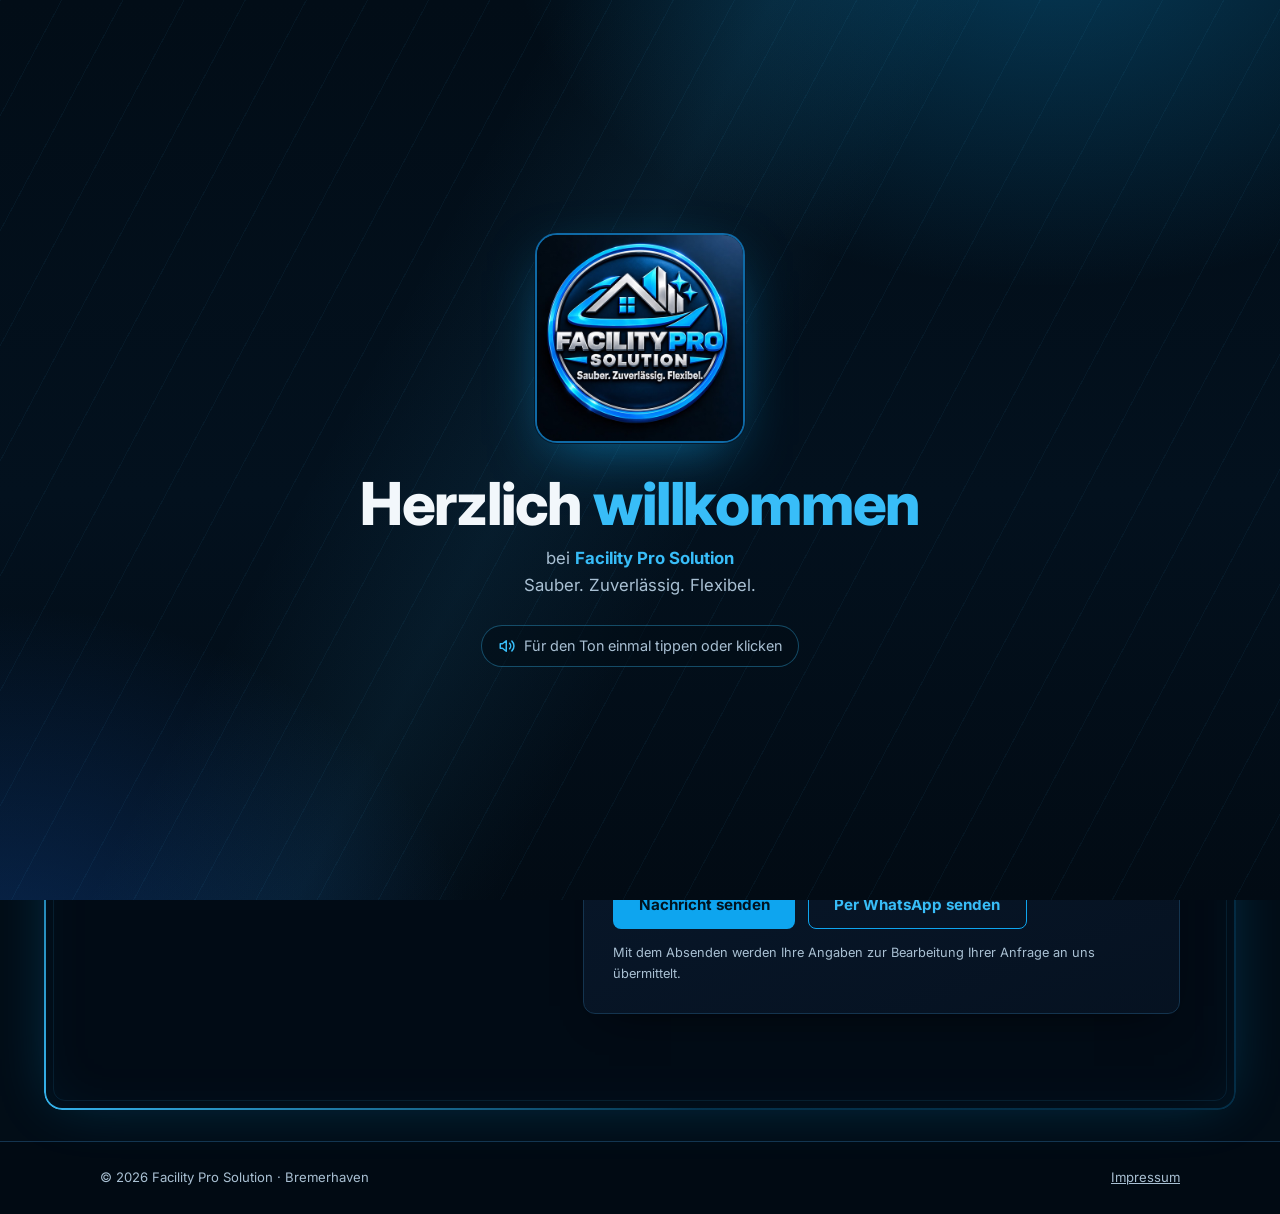
<file: kontakt.html>
<!DOCTYPE html>
<html lang="de">
<head>
<meta charset="utf-8">
<script>
  // Kam der Besucher per Seitenwechsel-Wisch? Dann Seite zunächst zugedeckt lassen.
  (function () {
    var wisch = false;
    try { wisch = sessionStorage.getItem("pt") === "1"; sessionStorage.removeItem("pt"); } catch (e) {}
    try { if (window.name === "pt") { wisch = true; window.name = ""; } } catch (e) {}
    if (wisch) document.documentElement.classList.add("pt-cover");
  })();
</script>
<script>
  // Erster Besuch in dieser Sitzung? Dann Willkommens-Bildschirm zeigen (nicht nach einem Seitenwechsel-Wisch).
  try {
    if (!sessionStorage.getItem("wl")) {
      sessionStorage.setItem("wl", "1");
      // Kein Willkommens-Bildschirm für Besucher direkt aus der Suche und für Suchmaschinen-Roboter (Google mag keine Vorschaltseiten)
      var host = (document.referrer || "").replace(/^https?:\/\//, "").split("/")[0];
      var ausSuche = /(^|\.)(google|bing|duckduckgo|ecosia|yahoo|startpage|qwant)\./i.test(host);
      var roboter = /bot|crawl|spider|lighthouse|pagespeed/i.test(navigator.userAgent);
      if (!ausSuche && !roboter && !document.documentElement.classList.contains("pt-cover")) document.documentElement.classList.add("wl-show");
    }
  } catch (e) {}
</script>
<meta name="viewport" content="width=device-width, initial-scale=1, viewport-fit=cover">
<title>Kontakt &amp; Anfrage | Facility Pro Solution Bremerhaven</title>
<meta name="description" content="Kontakt zu Facility Pro Solution, Krummenacker 4, 27572 Bremerhaven: Telefon 0174 / 6395289, E-Mail oder Anfrageformular.">
<meta name="color-scheme" content="dark">
<meta name="theme-color" content="#020d17">
<meta name="robots" content="index, follow, max-image-preview:large">
<meta property="og:type" content="website">
<meta property="og:locale" content="de_DE">
<meta property="og:site_name" content="Facility Pro Solution">
<meta property="og:title" content="Kontakt &amp; Anfrage | Facility Pro Solution Bremerhaven">
<meta property="og:description" content="Kontakt zu Facility Pro Solution, Krummenacker 4, 27572 Bremerhaven: Telefon 0174 / 6395289, E-Mail oder Anfrageformular.">
<link rel="canonical" href="https://taskiransal.github.io/Facility-Pro-Solution/kontakt.html">
<meta property="og:url" content="https://taskiransal.github.io/Facility-Pro-Solution/kontakt.html">
<meta property="og:image" content="https://taskiransal.github.io/Facility-Pro-Solution/logo.jpg">
<meta property="og:image:alt" content="Logo Facility Pro Solution – Sauber. Zuverlässig. Flexibel.">
<meta name="twitter:card" content="summary">
<link rel="icon" href="favicon.ico" sizes="48x48">
<link rel="icon" type="image/png" sizes="192x192" href="favicon-192.png">
<link rel="apple-touch-icon" href="apple-touch-icon.png">
<link rel="preconnect" href="https://fonts.googleapis.com">
<link rel="preconnect" href="https://fonts.gstatic.com" crossorigin>
<link rel="stylesheet" href="https://fonts.googleapis.com/css2?family=Inter:wght@400;500;600;700;800&display=swap">
<link rel="stylesheet" href="style.css">
</head>
<body>

<div class="wl" role="dialog" aria-modal="true" aria-label="Willkommen">
  <div class="wl-box">
    <img class="wl-logo" src="logo-512.jpg" alt="" width="210" height="210">
    <div class="wl-title">Herzlich <span>willkommen</span></div>
    <p>bei <b>Facility Pro Solution</b><br>Sauber. Zuverlässig. Flexibel.</p>
    <p class="wl-hint"><svg viewBox="0 0 24 24" aria-hidden="true"><path d="M11 5 6 9H3v6h3l5 4z"/><path d="M15.5 8.5a5 5 0 0 1 0 7M18.5 5.5a9 9 0 0 1 0 13"/></svg>Für den Ton einmal tippen oder klicken</p>
  </div>
  <i class="wl-bar"></i>
</div>

<div class="pt" aria-hidden="true">
  <div class="pt-panel"><i class="pt-edge pt-edge-r"></i><i class="pt-edge pt-edge-l"></i></div>
  <div class="pt-mark"><span class="pt-ring"></span><img class="pt-logo" src="logo-512.jpg" alt=""></div>
</div>

<header class="site-header">
  <div class="wrap">
    <a class="brand" href="index.html" aria-label="Facility Pro Solution – Startseite">
      <img src="logo-512.jpg" alt="">
      <span>FACILITY <b>PRO SOLUTION</b></span>
    </a>
    <nav class="site-nav" aria-label="Hauptnavigation">
      <ul>
        <li><a href="leistungen.html">Leistungen</a></li>
        <li><a href="ueber-uns.html">Über uns</a></li>
        <li><a href="kontakt.html" aria-current="page">Kontakt</a></li>
        <li><a href="faq.html">FAQ</a></li>
        <li><a href="impressum.html">Impressum</a></li>
      </ul>
    </nav>
  </div>
</header>

<main>
  <div class="page">
    <div class="wrap">
      <h1>Kontakt</h1>
      <p class="sub">Rufen Sie an oder schreiben Sie uns – wir melden uns schnellstmöglich.</p>

      <div class="contact-grid">
        <div class="contact-box">
          <dl>
            <dt>Telefon:</dt><dd><a href="tel:+491746395289">0174 / 6395289</a></dd>
            <dt>Telefon:</dt><dd><a href="tel:+4915562445312">0155 / 62445312</a></dd>
            <dt>E-Mail:</dt><dd><a href="mailto:facility.pro.solution@gmx.de">facility.pro.solution@gmx.de</a></dd>
            <dt>Adresse:</dt><dd>Krummenacker 4<br>27572 Bremerhaven</dd>
          </dl>
          <a class="btn" href="tel:+491746395289">Jetzt anrufen</a>
        </div>

        <form class="mail-form" id="mail-form" novalidate>
          <h3>Nachricht schreiben</h3>
          <p class="hint">Schildern Sie uns kurz Ihr Anliegen – wir melden uns bei Ihnen.</p>

          <div class="field-row">
            <div class="field">
              <label for="name">Name</label>
              <input type="text" id="name" name="name" autocomplete="name" required placeholder="Ihr Name">
            </div>
            <div class="field">
              <label for="telefon">Telefon (optional)</label>
              <input type="tel" id="telefon" name="telefon" autocomplete="tel" placeholder="Für Rückrufe">
            </div>
          </div>

          <div class="field">
            <label for="email">Ihre E-Mail-Adresse</label>
            <input type="email" id="email" name="email" autocomplete="email" required placeholder="name@beispiel.de">
          </div>

          <div class="field">
            <label for="anliegen">Anliegen</label>
            <select id="anliegen" name="anliegen">
              <option>Gebäudereinigung</option>
              <option>Bodenverlegung</option>
              <option>Hausmeister &amp; Montage</option>
              <option>Sonstiges</option>
            </select>
          </div>

          <div class="field">
            <label for="nachricht">Ihre Nachricht</label>
            <textarea id="nachricht" name="nachricht" required placeholder="Zum Beispiel: Objekt, Ort, gewünschter Termin …"></textarea>
          </div>

          <!-- Spam-Schutz: für Menschen unsichtbar -->
          <input type="checkbox" name="botcheck" id="botcheck" tabindex="-1" autocomplete="off" style="position:absolute;left:-9999px" aria-hidden="true">

          <div class="btn-row">
            <button class="btn" type="submit" id="send-btn">Nachricht senden</button>
            <button class="btn ghost" type="button" id="wa-btn">Per WhatsApp senden</button>
          </div>
          <p class="form-note" id="form-note" role="status" aria-live="polite">Mit dem Absenden werden Ihre Angaben zur Bearbeitung Ihrer Anfrage an uns übermittelt.</p>
        </form>
      </div>
    </div>
  </div>
</main>

<footer class="site-footer">
  <div class="wrap">
    <span>© 2026 Facility Pro Solution · Bremerhaven</span>
    <a href="impressum.html">Impressum</a>
  </div>
</footer>

<script>
  (function () {
    var form = document.getElementById("mail-form");
    var note = document.getElementById("form-note");
    var btn = document.getElementById("send-btn");
    var waBtn = document.getElementById("wa-btn");
    var fName = document.getElementById("name");
    var fTel = document.getElementById("telefon");
    var fMail = document.getElementById("email");
    var fAnliegen = document.getElementById("anliegen");
    var fText = document.getElementById("nachricht");
    var fBot = document.getElementById("botcheck");

    var EMPFAENGER = "facility.pro.solution@gmx.de";
    var WHATSAPP_NR = "491746395289";   // 0174 / 6395289 im internationalen Format, ohne + und Leerzeichen
    // Hier den Access Key von web3forms.com eintragen (siehe Anleitung):
    var ACCESS_KEY = "c3d9b78a-d6b1-4172-944a-4a8da38988bf";

    function showNote(text) { note.textContent = text; }

    function mailtoFallback(betreff, text) {
      window.location.href = "mailto:" + EMPFAENGER +
        "?subject=" + encodeURIComponent(betreff) +
        "&body=" + encodeURIComponent(text);
      showNote("Ihr E-Mail-Programm wurde geöffnet. Falls nichts passiert, nutzen Sie „Per WhatsApp senden“ oder schreiben Sie direkt an " + EMPFAENGER + ".");
    }

    form.addEventListener("submit", function (e) {
      e.preventDefault();

      var name = fName.value.trim();
      var email = fMail.value.trim();
      var telefon = fTel.value.trim();
      var anliegen = fAnliegen.value;
      var nachricht = fText.value.trim();

      if (!name) { showNote("Bitte geben Sie Ihren Namen ein."); fName.focus(); return; }
      if (!email || !fMail.validity.valid) { showNote("Bitte geben Sie eine gültige E-Mail-Adresse ein."); fMail.focus(); return; }
      if (!nachricht) { showNote("Bitte schreiben Sie eine Nachricht."); fText.focus(); return; }
      if (fBot.checked) return; // Spam

      var betreff = "Anfrage: " + anliegen;

      // Solange noch kein Access Key eingetragen ist: E-Mail-Programm öffnen
      if (ACCESS_KEY === "DEIN_ACCESS_KEY") {
        var zeilen = ["Guten Tag,", "", nachricht, "", "Mit freundlichen Grüßen", name, "E-Mail: " + email];
        if (telefon) zeilen.push("Telefon: " + telefon);
        mailtoFallback(betreff, zeilen.join("\r\n"));
        return;
      }

      btn.disabled = true;
      btn.textContent = "Wird gesendet …";

      fetch("https://api.web3forms.com/submit", {
        method: "POST",
        headers: { "Content-Type": "application/json", "Accept": "application/json" },
        body: JSON.stringify({
          access_key: ACCESS_KEY,
          subject: betreff,
          from_name: "Webseite Facility Pro Solution",
          name: name,
          email: email,
          phone: telefon,
          anliegen: anliegen,
          message: nachricht
        })
      })
      .then(function (r) { return r.json(); })
      .then(function (data) {
        if (data.success) {
          form.reset();
          showNote("Vielen Dank! Ihre Nachricht wurde gesendet. Wir melden uns schnellstmöglich bei Ihnen.");
        } else {
          throw new Error(data.message || "Fehler");
        }
      })
      .catch(function (err) {
        var grund = err && err.message ? " (Grund: " + err.message + ")" : "";
        console.error("Formular-Versand fehlgeschlagen:", err);
        showNote("Das Senden hat leider nicht geklappt" + grund + ". Nutzen Sie „Per WhatsApp senden“, rufen Sie uns an oder schreiben Sie direkt an " + EMPFAENGER + ".");
      })
      .then(function () {
        btn.disabled = false;
        btn.textContent = "Nachricht senden";
      });
    });

    // WhatsApp: öffnet die App (oder WhatsApp Web) mit fertigem Text; Absenden macht der Besucher selbst
    waBtn.addEventListener("click", function () {
      var name = fName.value.trim();
      var telefon = fTel.value.trim();
      var email = fMail.value.trim();
      var nachricht = fText.value.trim();
      if (!name) { showNote("Bitte geben Sie Ihren Namen ein."); fName.focus(); return; }
      if (email && !fMail.validity.valid) { showNote("Bitte geben Sie eine gültige E-Mail-Adresse ein (oder lassen Sie das Feld leer)."); fMail.focus(); return; }
      if (!nachricht) { showNote("Bitte schreiben Sie eine Nachricht."); fText.focus(); return; }

      var zeilen = ["Guten Tag, Anfrage: " + fAnliegen.value, "", nachricht, "", "Viele Grüße", name];
      if (email) zeilen.push("E-Mail: " + email);
      if (telefon) zeilen.push("Telefon: " + telefon);
      var url = "https://wa.me/" + WHATSAPP_NR + "?text=" + encodeURIComponent(zeilen.join("\n"));
      var a = document.createElement("a");   // Link-Klick statt window.open: wird von Handys nicht blockiert
      a.href = url; a.target = "_blank"; a.rel = "noopener noreferrer";
      document.body.appendChild(a); a.click(); document.body.removeChild(a);
      showNote("WhatsApp wurde geöffnet. Bitte dort noch auf Senden tippen.");
    });
  })();
</script>

<script src="welcome.js" defer></script>
<script src="transitions.js" defer></script>
</body>
</html>
</file>
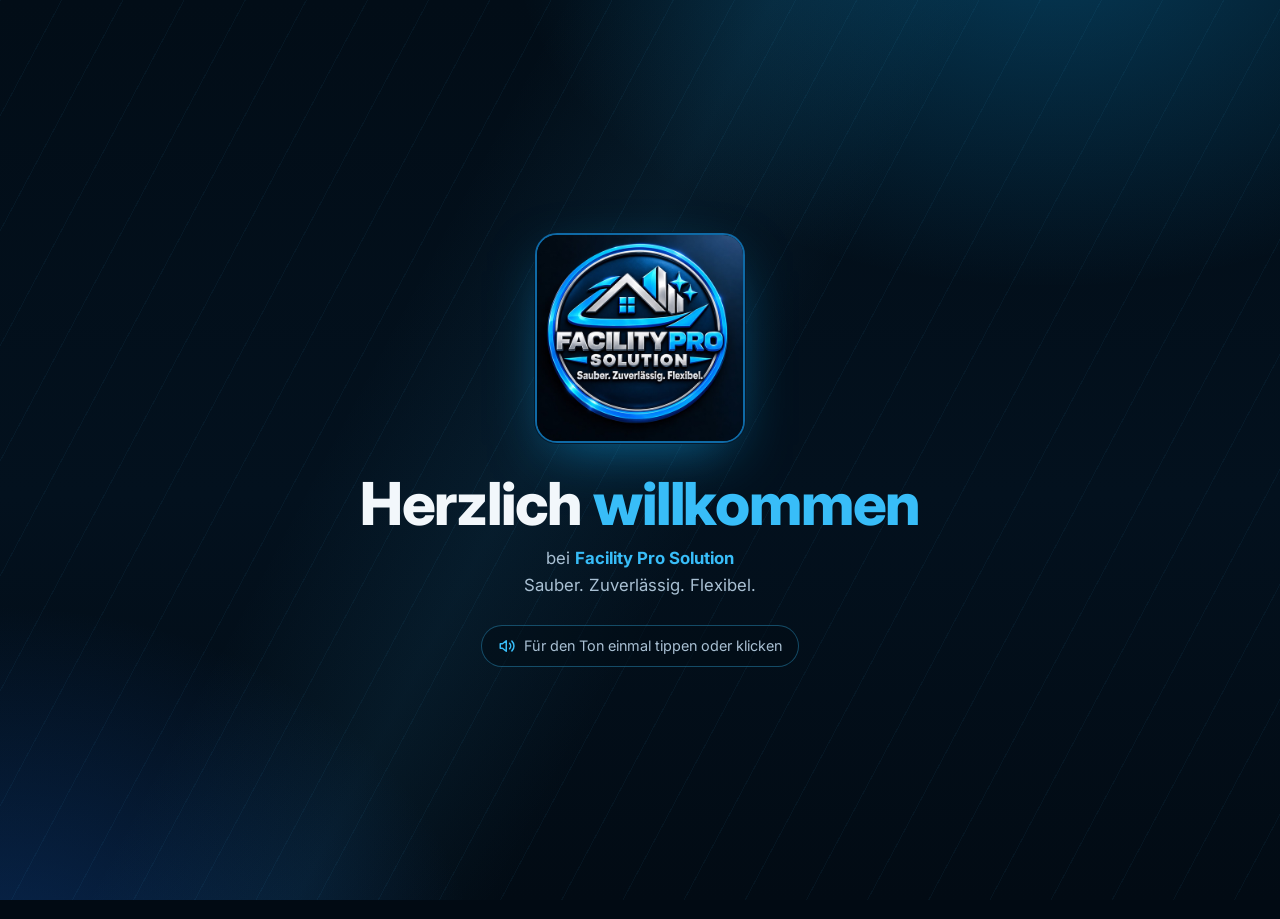
<file: leistungen.html>
<!DOCTYPE html>
<html lang="de">
<head>
<meta charset="utf-8">
<script>
  // Kam der Besucher per Seitenwechsel-Wisch? Dann Seite zunächst zugedeckt lassen.
  (function () {
    var wisch = false;
    try { wisch = sessionStorage.getItem("pt") === "1"; sessionStorage.removeItem("pt"); } catch (e) {}
    try { if (window.name === "pt") { wisch = true; window.name = ""; } } catch (e) {}
    if (wisch) document.documentElement.classList.add("pt-cover");
  })();
</script>
<script>
  // Erster Besuch in dieser Sitzung? Dann Willkommens-Bildschirm zeigen (nicht nach einem Seitenwechsel-Wisch).
  try {
    if (!sessionStorage.getItem("wl")) {
      sessionStorage.setItem("wl", "1");
      // Kein Willkommens-Bildschirm für Besucher direkt aus der Suche und für Suchmaschinen-Roboter (Google mag keine Vorschaltseiten)
      var host = (document.referrer || "").replace(/^https?:\/\//, "").split("/")[0];
      var ausSuche = /(^|\.)(google|bing|duckduckgo|ecosia|yahoo|startpage|qwant)\./i.test(host);
      var roboter = /bot|crawl|spider|lighthouse|pagespeed/i.test(navigator.userAgent);
      if (!ausSuche && !roboter && !document.documentElement.classList.contains("pt-cover")) document.documentElement.classList.add("wl-show");
    }
  } catch (e) {}
</script>
<meta name="viewport" content="width=device-width, initial-scale=1, viewport-fit=cover">
<title>Leistungen | Facility Pro Solution Bremerhaven</title>
<meta name="description" content="Gebäudereinigung, Bodenverlegung (Laminat, Vinyl, Teppich, PVC) sowie Hausmeister- und Montagearbeiten von Facility Pro Solution in Bremerhaven.">
<meta name="color-scheme" content="dark">
<meta name="theme-color" content="#020d17">
<meta name="robots" content="index, follow, max-image-preview:large">
<meta property="og:type" content="website">
<meta property="og:locale" content="de_DE">
<meta property="og:site_name" content="Facility Pro Solution">
<meta property="og:title" content="Leistungen | Facility Pro Solution Bremerhaven">
<meta property="og:description" content="Gebäudereinigung, Bodenverlegung (Laminat, Vinyl, Teppich, PVC) sowie Hausmeister- und Montagearbeiten von Facility Pro Solution in Bremerhaven.">
<link rel="canonical" href="https://taskiransal.github.io/Facility-Pro-Solution/leistungen.html">
<meta property="og:url" content="https://taskiransal.github.io/Facility-Pro-Solution/leistungen.html">
<meta property="og:image" content="https://taskiransal.github.io/Facility-Pro-Solution/logo.jpg">
<meta property="og:image:alt" content="Logo Facility Pro Solution – Sauber. Zuverlässig. Flexibel.">
<meta name="twitter:card" content="summary">
<link rel="icon" href="favicon.ico" sizes="48x48">
<link rel="icon" type="image/png" sizes="192x192" href="favicon-192.png">
<link rel="apple-touch-icon" href="apple-touch-icon.png">
<link rel="preconnect" href="https://fonts.googleapis.com">
<link rel="preconnect" href="https://fonts.gstatic.com" crossorigin>
<link rel="stylesheet" href="https://fonts.googleapis.com/css2?family=Inter:wght@400;500;600;700;800&display=swap">
<link rel="stylesheet" href="style.css">
</head>
<body>

<div class="wl" role="dialog" aria-modal="true" aria-label="Willkommen">
  <div class="wl-box">
    <img class="wl-logo" src="logo-512.jpg" alt="" width="210" height="210">
    <div class="wl-title">Herzlich <span>willkommen</span></div>
    <p>bei <b>Facility Pro Solution</b><br>Sauber. Zuverlässig. Flexibel.</p>
    <p class="wl-hint"><svg viewBox="0 0 24 24" aria-hidden="true"><path d="M11 5 6 9H3v6h3l5 4z"/><path d="M15.5 8.5a5 5 0 0 1 0 7M18.5 5.5a9 9 0 0 1 0 13"/></svg>Für den Ton einmal tippen oder klicken</p>
  </div>
  <i class="wl-bar"></i>
</div>

<div class="pt" aria-hidden="true">
  <div class="pt-panel"><i class="pt-edge pt-edge-r"></i><i class="pt-edge pt-edge-l"></i></div>
  <div class="pt-mark"><span class="pt-ring"></span><img class="pt-logo" src="logo-512.jpg" alt=""></div>
</div>

<header class="site-header">
  <div class="wrap">
    <a class="brand" href="index.html" aria-label="Facility Pro Solution – Startseite">
      <img src="logo-512.jpg" alt="">
      <span>FACILITY <b>PRO SOLUTION</b></span>
    </a>
    <nav class="site-nav" aria-label="Hauptnavigation">
      <ul>
        <li><a href="leistungen.html" aria-current="page">Leistungen</a></li>
        <li><a href="ueber-uns.html">Über uns</a></li>
        <li><a href="kontakt.html">Kontakt</a></li>
        <li><a href="faq.html">FAQ</a></li>
        <li><a href="impressum.html">Impressum</a></li>
      </ul>
    </nav>
  </div>
</header>

<main>
  <div class="page">
    <div class="wrap">
      <h1>Unsere Leistungen</h1>
      <p class="sub">Wir bieten praktische und zuverlässige Lösungen rund um Ihr Objekt.</p>
      <div class="cards">
        <article class="card">
          <h3>Gebäudereinigung</h3>
          <p>Saubere und gepflegte Räume für private und gewerbliche Kunden.</p>
          <ul>
            <li>Wohnungen</li>
            <li>Büros &amp; Geschäftsräume</li>
            <li>Treppenhäuser</li>
            <li>Arztpraxen &amp; Kanzleien</li>
            <li>Gemeinschaftsflächen</li>
          </ul>
        </article>
        <article class="card">
          <h3>Bodenverlegung</h3>
          <p>Saubere Bodenarbeiten für unterschiedliche Räume und Anforderungen.</p>
          <ul>
            <li>Laminat</li>
            <li>Vinyl</li>
            <li>Teppichboden</li>
            <li>PVC</li>
            <li>Weitere Bodenbelagsarbeiten</li>
          </ul>
        </article>
        <article class="card">
          <h3>Hausmeister &amp; Montage</h3>
          <p>Unterstützung bei kleineren Arbeiten rund um Haus und Wohnung.</p>
          <ul>
            <li>Küchenmontage</li>
            <li>Schrankmontage</li>
            <li>Montagearbeiten</li>
            <li>Hausmeistertätigkeiten</li>
            <li>Instandhaltungsarbeiten</li>
          </ul>
        </article>
      </div>
      <div class="page-cta"><a class="btn" href="kontakt.html">Jetzt Anfrage senden</a></div>
    </div>
  </div>
</main>

<footer class="site-footer">
  <div class="wrap">
    <span>© 2026 Facility Pro Solution · Bremerhaven</span>
    <a href="impressum.html">Impressum</a>
  </div>
</footer>

<script src="welcome.js" defer></script>
<script src="transitions.js" defer></script>
</body>
</html>
</file>
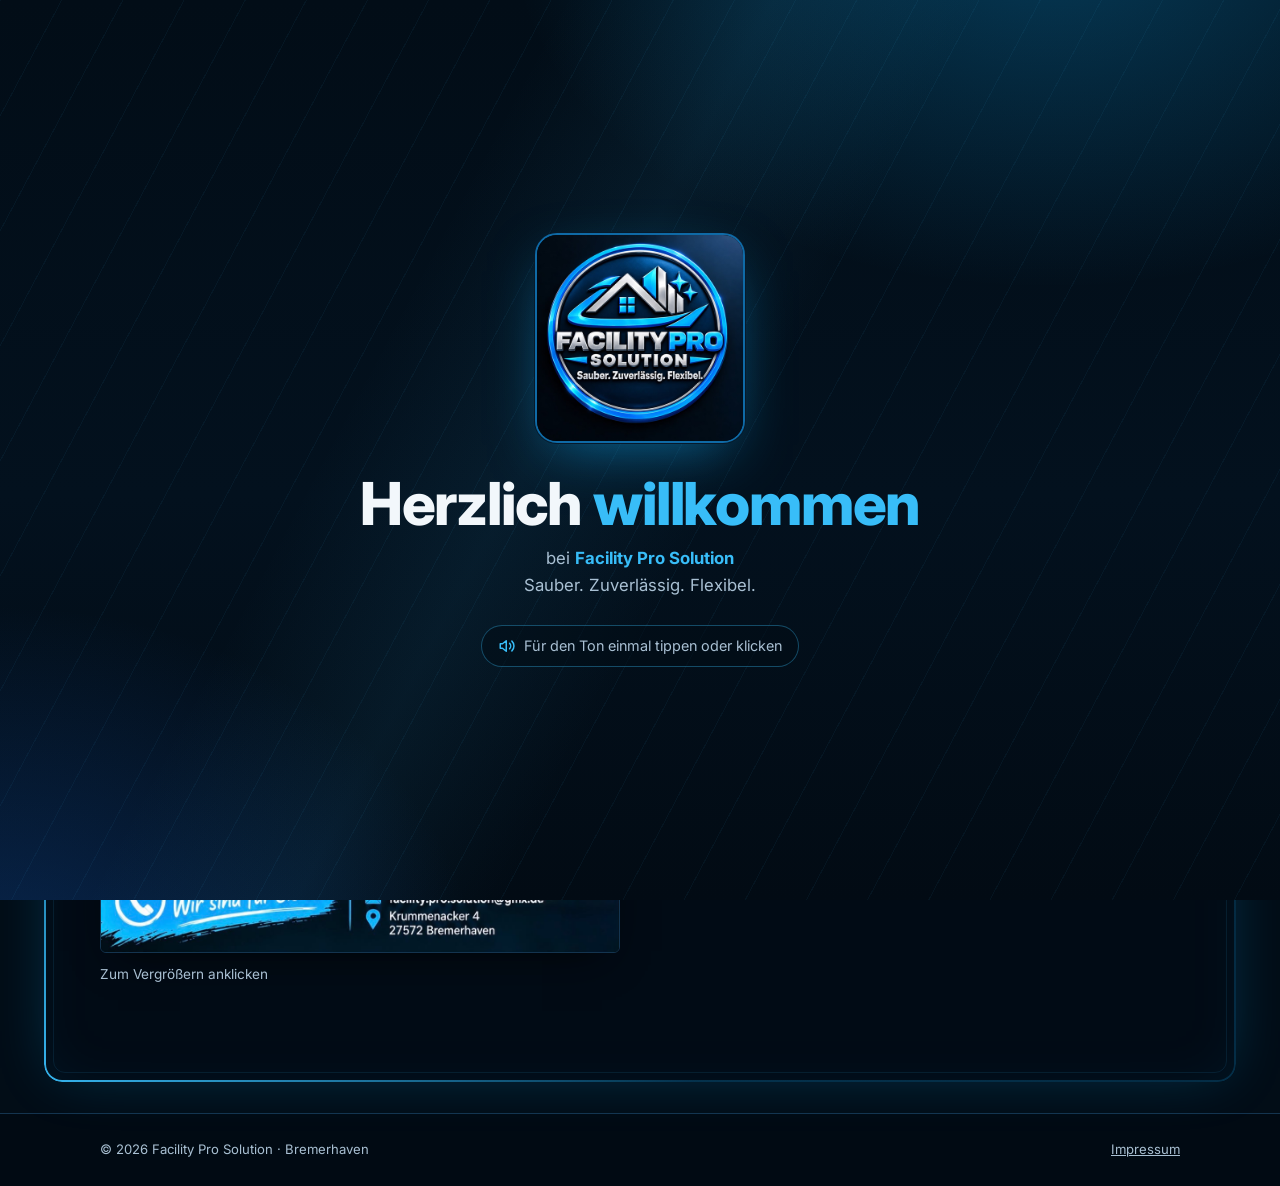
<file: ueber-uns.html>
<!DOCTYPE html>
<html lang="de">
<head>
<meta charset="utf-8">
<script>
  // Kam der Besucher per Seitenwechsel-Wisch? Dann Seite zunächst zugedeckt lassen.
  (function () {
    var wisch = false;
    try { wisch = sessionStorage.getItem("pt") === "1"; sessionStorage.removeItem("pt"); } catch (e) {}
    try { if (window.name === "pt") { wisch = true; window.name = ""; } } catch (e) {}
    if (wisch) document.documentElement.classList.add("pt-cover");
  })();
</script>
<script>
  // Erster Besuch in dieser Sitzung? Dann Willkommens-Bildschirm zeigen (nicht nach einem Seitenwechsel-Wisch).
  try {
    if (!sessionStorage.getItem("wl")) {
      sessionStorage.setItem("wl", "1");
      // Kein Willkommens-Bildschirm für Besucher direkt aus der Suche und für Suchmaschinen-Roboter (Google mag keine Vorschaltseiten)
      var host = (document.referrer || "").replace(/^https?:\/\//, "").split("/")[0];
      var ausSuche = /(^|\.)(google|bing|duckduckgo|ecosia|yahoo|startpage|qwant)\./i.test(host);
      var roboter = /bot|crawl|spider|lighthouse|pagespeed/i.test(navigator.userAgent);
      if (!ausSuche && !roboter && !document.documentElement.classList.contains("pt-cover")) document.documentElement.classList.add("wl-show");
    }
  } catch (e) {}
</script>
<meta name="viewport" content="width=device-width, initial-scale=1, viewport-fit=cover">
<title>Über uns | Facility Pro Solution Bremerhaven</title>
<meta name="description" content="Facility Pro Solution ist ein neu gegründetes Unternehmen aus Bremerhaven: persönlicher, zuverlässiger und flexibler Service rund ums Haus.">
<meta name="color-scheme" content="dark">
<meta name="theme-color" content="#020d17">
<meta name="robots" content="index, follow, max-image-preview:large">
<meta property="og:type" content="website">
<meta property="og:locale" content="de_DE">
<meta property="og:site_name" content="Facility Pro Solution">
<meta property="og:title" content="Über uns | Facility Pro Solution Bremerhaven">
<meta property="og:description" content="Facility Pro Solution ist ein neu gegründetes Unternehmen aus Bremerhaven: persönlicher, zuverlässiger und flexibler Service rund ums Haus.">
<link rel="canonical" href="https://taskiransal.github.io/Facility-Pro-Solution/ueber-uns.html">
<meta property="og:url" content="https://taskiransal.github.io/Facility-Pro-Solution/ueber-uns.html">
<meta property="og:image" content="https://taskiransal.github.io/Facility-Pro-Solution/logo.jpg">
<meta property="og:image:alt" content="Logo Facility Pro Solution – Sauber. Zuverlässig. Flexibel.">
<meta name="twitter:card" content="summary">
<link rel="icon" href="favicon.ico" sizes="48x48">
<link rel="icon" type="image/png" sizes="192x192" href="favicon-192.png">
<link rel="apple-touch-icon" href="apple-touch-icon.png">
<link rel="preconnect" href="https://fonts.googleapis.com">
<link rel="preconnect" href="https://fonts.gstatic.com" crossorigin>
<link rel="stylesheet" href="https://fonts.googleapis.com/css2?family=Inter:wght@400;500;600;700;800&display=swap">
<link rel="stylesheet" href="style.css">
</head>
<body>

<div class="wl" role="dialog" aria-modal="true" aria-label="Willkommen">
  <div class="wl-box">
    <img class="wl-logo" src="logo-512.jpg" alt="" width="210" height="210">
    <div class="wl-title">Herzlich <span>willkommen</span></div>
    <p>bei <b>Facility Pro Solution</b><br>Sauber. Zuverlässig. Flexibel.</p>
    <p class="wl-hint"><svg viewBox="0 0 24 24" aria-hidden="true"><path d="M11 5 6 9H3v6h3l5 4z"/><path d="M15.5 8.5a5 5 0 0 1 0 7M18.5 5.5a9 9 0 0 1 0 13"/></svg>Für den Ton einmal tippen oder klicken</p>
  </div>
  <i class="wl-bar"></i>
</div>

<div class="pt" aria-hidden="true">
  <div class="pt-panel"><i class="pt-edge pt-edge-r"></i><i class="pt-edge pt-edge-l"></i></div>
  <div class="pt-mark"><span class="pt-ring"></span><img class="pt-logo" src="logo-512.jpg" alt=""></div>
</div>

<header class="site-header">
  <div class="wrap">
    <a class="brand" href="index.html" aria-label="Facility Pro Solution – Startseite">
      <img src="logo-512.jpg" alt="">
      <span>FACILITY <b>PRO SOLUTION</b></span>
    </a>
    <nav class="site-nav" aria-label="Hauptnavigation">
      <ul>
        <li><a href="leistungen.html">Leistungen</a></li>
        <li><a href="ueber-uns.html" aria-current="page">Über uns</a></li>
        <li><a href="kontakt.html">Kontakt</a></li>
        <li><a href="faq.html">FAQ</a></li>
        <li><a href="impressum.html">Impressum</a></li>
      </ul>
    </nav>
  </div>
</header>

<main>
  <div class="page">
    <div class="wrap about-grid">
      <figure class="flyer-box">
        <a class="zoom" href="flyer.jpg" aria-label="Flyer in voller Größe ansehen">
          <img class="flyer" src="flyer.jpg" fetchpriority="high" decoding="async" alt="Flyer von Facility Pro Solution mit Leistungsübersicht und Kontaktdaten" width="520" height="780">
        </a>
        <figcaption>Zum Vergrößern anklicken</figcaption>
      </figure>
      <div class="about-text">
        <h1>Über uns</h1>
        <p>Wir sind ein neu gegründetes Unternehmen mit frischen Ideen, vollem Einsatz und Leidenschaft für unsere Arbeit.</p>
        <p>Unser Ziel ist es, unseren Kunden einen persönlichen, zuverlässigen und flexiblen Service zu bieten. Wir legen Wert auf saubere Arbeit, verbindliche Termine und Lösungen, die zu Ihrem Objekt passen.</p>
        <p class="closing"><strong>Facility Pro Solution</strong> – Ihr zuverlässiger Partner rund ums Haus.</p>
      </div>
    </div>
  </div>
</main>

<footer class="site-footer">
  <div class="wrap">
    <span>© 2026 Facility Pro Solution · Bremerhaven</span>
    <a href="impressum.html">Impressum</a>
  </div>
</footer>


<dialog class="lightbox" id="flyer-dialog" aria-label="Flyer in voller Größe">
  <button class="lightbox-close" type="button" aria-label="Schließen">&times;</button>
  <img src="flyer.jpg" alt="Flyer von Facility Pro Solution in voller Größe" loading="lazy">
</dialog>

<script>
  (function () {
    var dlg = document.getElementById("flyer-dialog");
    var link = document.querySelector(".zoom");
    if (!dlg || !link || typeof dlg.showModal !== "function") return;
    var phone = window.matchMedia("(max-width: 620px)");

    function mittig() {
      dlg.scrollTop = 0;
      dlg.scrollLeft = Math.max(0, (dlg.scrollWidth - dlg.clientWidth) / 2);
    }

    link.addEventListener("click", function (e) {
      e.preventDefault();
      dlg.showModal();
      mittig();
    });

    dlg.addEventListener("click", function (e) {
      if (e.target.closest(".lightbox-close")) { dlg.close(); return; }
      // Handy: Tippen auf den Flyer wechselt zwischen "ganz" und "groß lesen"
      if (phone.matches && e.target.tagName === "IMG") {
        dlg.classList.toggle("is-zoomed");
        mittig();
        return;
      }
      dlg.close(); // Desktop: Klick irgendwo schließt (Esc geht auch)
    });

    dlg.addEventListener("close", function () { dlg.classList.remove("is-zoomed"); });
  })();
</script>
<script src="welcome.js" defer></script>
<script src="transitions.js" defer></script>
</body>
</html>
</file>
<file: style.css>
:root {
  --bg: #020d17;
  --bg-card: #08182a;
  --line: #14344f;
  --accent: #0ea5ef;
  --accent-strong: #38bdf8;
  --text: #f2f7fb;
  --muted: #a9c0d3;
  --font: "Inter", system-ui, -apple-system, "Segoe UI", Roboto, Arial, sans-serif;
  box-sizing: border-box;
  color-scheme: dark;
  padding-top: env(safe-area-inset-top, 0px);
  padding-bottom: env(safe-area-inset-bottom, 0px);
}
*, *::before, *::after { box-sizing: inherit; }
body {
  margin: 0;
  min-height: 100vh;
  display: flex;
  flex-direction: column;
  background: var(--bg);
  color: var(--text);
  font-family: var(--font);
  line-height: 1.6;
  -webkit-font-smoothing: antialiased;
}
main { flex: 1; }
img { max-width: 100%; height: auto; display: block; }
a { color: var(--accent-strong); }
a:focus-visible, button:focus-visible {
  outline: 2px solid var(--accent-strong);
  outline-offset: 3px;
  border-radius: 4px;
}
.wrap { width: calc(100% - 2.5rem); max-width: 1080px; margin-left: auto; margin-right: auto; }

/* Header */
.site-header {
  position: sticky;
  top: env(safe-area-inset-top, 0px);
  z-index: 10;
  background: rgba(2, 13, 23, .94);
  -webkit-backdrop-filter: blur(8px);
  backdrop-filter: blur(8px);
  border-bottom: 2px solid var(--accent);
}
.site-header .wrap {
  display: flex; align-items: center; justify-content: space-between;
  gap: 1rem; min-height: 68px;
}
.brand { display: flex; align-items: center; gap: .65rem; text-decoration: none; color: var(--text); }
.brand img { width: 46px; height: 46px; border-radius: 50%; object-fit: cover; }
.brand span { display: block; font-size: .78rem; font-weight: 800; letter-spacing: .02em; line-height: 1.15; }
.brand span b { display: block; color: var(--accent); font-weight: 800; }
.site-nav ul { display: flex; gap: 1.6rem; list-style: none; margin: 0; padding: 0; }
.site-nav a {
  display: inline-block; color: var(--text); text-decoration: none;
  font-size: .82rem; font-weight: 600; padding: .35rem 0;
  border-bottom: 2px solid transparent;
}
.site-nav a:hover { color: var(--accent-strong); }
.site-nav a[aria-current="page"] { color: var(--accent-strong); border-bottom-color: var(--accent-strong); }

/* Buttons */
.btn {
  display: inline-block; background: var(--accent); color: #02121e;
  font-weight: 700; font-size: .95rem; padding: .85rem 1.6rem;
  border-radius: 8px; text-decoration: none; border: 0; cursor: pointer;
  transition: background .15s, transform .15s;
}
.btn:hover { background: var(--accent-strong); }
.btn:active { transform: translateY(1px); }
.btn.ghost { background: transparent; color: var(--accent-strong); border: 1px solid var(--accent); }
.btn.ghost:hover { background: rgba(14,165,239,.12); }
.btn-row { display: flex; flex-wrap: wrap; gap: .8rem; }

/* Startseite */
.hero { padding: clamp(3rem, 8vw, 6rem) 0 clamp(3.5rem, 9vw, 7rem); }
.hero .wrap { display: grid; grid-template-columns: 1fr auto; gap: 3rem; align-items: center; }
.eyebrow { margin: 0 0 .5rem; font-size: .75rem; font-weight: 700; color: var(--accent); letter-spacing: .04em; }
h1 { margin: 0 0 1.4rem; font-size: clamp(2.6rem, 6.4vw, 4.2rem); line-height: 1.05; font-weight: 800; letter-spacing: -.02em; }
h1 .hl { color: var(--accent-strong); display: block; }
.lead { max-width: 30rem; margin: 0 0 1.7rem; color: var(--muted); font-size: 1.02rem; }
.hero-logo {
  width: clamp(230px, 34vw, 420px);
  border-radius: 22px;
  border: 2px solid #0f6aa6;
  box-shadow: 0 0 0 1px #071a2b, 0 20px 50px -20px rgba(14,165,239,.45);
}

/* Unterseiten */
.page { padding: clamp(2.5rem, 7vw, 4.5rem) 0 clamp(3.5rem, 9vw, 6rem); }
h2 { margin: 0 0 .5rem; font-size: clamp(1.9rem, 4.4vw, 2.5rem); line-height: 1.15; font-weight: 800; letter-spacing: -.01em; }
.sub { margin: 0 0 2.4rem; color: var(--muted); }

/* Leistungen */
.cards { display: grid; grid-template-columns: repeat(3, 1fr); gap: 1.5rem; }
.card {
  background: var(--bg-card);
  border: 1px solid var(--line);
  border-radius: 12px;
  padding: 1.7rem 1.6rem 1.9rem;
}
.card h3 { margin: 0 0 .9rem; color: var(--accent); font-size: 1.15rem; font-weight: 700; line-height: 1.3; }
.card p { margin: 0 0 1.1rem; color: var(--muted); font-size: .95rem; }
.card ul { margin: 0; padding-left: 1.1rem; }
.card li { margin-bottom: .35rem; font-size: .93rem; font-weight: 600; }
.card li::marker { color: var(--accent-strong); }
.page-cta { margin-top: 2.6rem; }

/* Über uns */
.about-grid { display: grid; grid-template-columns: minmax(0, 520px) minmax(0, 1fr); gap: 3.5rem; align-items: center; }
.flyer-box { margin: 0; }
.zoom { display: block; cursor: zoom-in; border-radius: 6px; }
.flyer-box figcaption { margin-top: .7rem; color: var(--muted); font-size: .85rem; }
.flyer { width: 100%; aspect-ratio: 1179 / 1769; object-fit: cover; object-position: bottom; border-radius: 6px; border: 1px solid var(--line); box-shadow: 0 16px 40px -18px rgba(0,0,0,.8); }
.about-text p { max-width: 34rem; margin: 0 0 1rem; color: var(--muted); }
.about-text p.closing { color: var(--text); }
.about-text p strong { color: var(--accent-strong); }

/* Kontakt */
.contact-box {
  background: var(--bg-card); border: 1px solid var(--line); border-radius: 12px;
  padding: 1.8rem;
}
.contact-box dl { margin: 0 0 1.6rem; display: grid; grid-template-columns: max-content 1fr; gap: .7rem 1rem; }
.contact-box dt { font-weight: 700; }
.contact-box dd { margin: 0; overflow-wrap: anywhere; }

/* Impressum */
.legal { max-width: 40rem; color: var(--muted); }
.legal h3 { margin: 1.8rem 0 .4rem; color: var(--text); font-size: 1.05rem; }
.legal p { margin: 0 0 .7rem; }

/* Footer */
.site-footer { border-top: 1px solid var(--line); padding: 1.6rem 0; color: var(--muted); font-size: .82rem; }
.site-footer .wrap { display: flex; flex-wrap: wrap; justify-content: space-between; gap: .6rem 1.5rem; }
.site-footer a { color: var(--muted); }
.site-footer a:hover { color: var(--accent-strong); }

/* Mobil */
@media (max-width: 860px) {
  .cards { grid-template-columns: 1fr; }
  .about-grid { grid-template-columns: 1fr; gap: 2rem; }
  .flyer-box { max-width: 520px; }
}
@media (max-width: 620px) {
  .site-header .wrap { flex-wrap: wrap; padding-block: .5rem; }
  .site-nav ul { gap: 1.1rem; flex-wrap: wrap; }
  .hero .wrap { grid-template-columns: 1fr; gap: 2rem; }
  .hero-logo { order: -1; width: min(72vw, 300px); }
  .about-grid { grid-template-columns: 1fr; }
  .contact-box dl { grid-template-columns: 1fr; gap: .1rem; }
  .contact-box dd { margin-bottom: .7rem; }
}
@media (prefers-reduced-motion: reduce) {
  .btn { transition: none; }
}

/* Kontaktformular */
.contact-grid { display: grid; grid-template-columns: minmax(0, 1fr) minmax(0, 1.3fr); gap: 1.5rem; align-items: start; }
.mail-form {
  background: var(--bg-card); border: 1px solid var(--line); border-radius: 12px;
  padding: 1.8rem;
}
.mail-form h3 { margin: 0 0 .3rem; color: var(--accent); font-size: 1.15rem; font-weight: 700; }
.mail-form .hint { margin: 0 0 1.4rem; color: var(--muted); font-size: .9rem; }
.field { margin-bottom: 1rem; }
.field-row { display: grid; grid-template-columns: 1fr 1fr; gap: 0 1rem; }
.field label { display: block; margin-bottom: .35rem; font-size: .88rem; font-weight: 600; }
.field input, .field select, .field textarea {
  width: 100%; font: inherit; font-size: 1rem; color: var(--text);
  background: #041220; border: 1px solid var(--line); border-radius: 8px;
  padding: .7rem .85rem;
}
.field textarea { min-height: 150px; resize: vertical; }
.field input:focus, .field select:focus, .field textarea:focus {
  outline: none; border-color: var(--accent); box-shadow: 0 0 0 3px rgba(14,165,239,.28);
}
.field input::placeholder, .field textarea::placeholder { color: #5f7a92; }
.form-note { margin: .9rem 0 0; color: var(--muted); font-size: .8rem; }
@media (max-width: 860px) {
  .contact-grid { grid-template-columns: 1fr; }
}
@media (max-width: 620px) {
  .field-row { grid-template-columns: 1fr; }
}

/* Seitenübergänge: diagonaler Wisch in Cyan/Navy mit Logo (wie die Pinselstriche auf dem Flyer) */
@keyframes page-in {
  from { opacity: 0; transform: translateY(18px); }
  to   { opacity: 1; transform: none; }
}
main > * { animation: page-in .55s cubic-bezier(.22, .61, .36, 1) backwards; }
html.pt-cover main > * { animation-delay: .4s; }

.site-nav a { transition: color .2s ease, border-color .2s ease; }
.site-nav a:not([aria-current]):hover { border-bottom-color: rgba(56, 189, 248, .55); }

.pt { position: fixed; inset: 0; z-index: 1000; overflow: hidden; pointer-events: none; visibility: hidden; }
.pt-panel {
  position: absolute; top: -10%; bottom: -10%; left: -30vw; width: 160vw;
  transform: translateX(-100%) skewX(-16deg);
  background:
    radial-gradient(520px 380px at 50% 50%, rgba(14, 165, 239, .22), transparent 70%),
    repeating-linear-gradient(118deg, rgba(56, 189, 248, .05) 0 1px, transparent 1px 54px),
    linear-gradient(135deg, #04182b 0%, #020d17 60%, #020a12 100%);
}
.pt-edge {
  position: absolute; top: 0; bottom: 0; width: 22px;
  background: linear-gradient(90deg, var(--accent), var(--accent-strong));
  box-shadow: 0 0 46px 8px rgba(14, 165, 239, .55);
}
.pt-edge::after { content: ""; position: absolute; top: 0; bottom: 0; width: 6px; background: #d8f1ff; opacity: .85; }
.pt-edge-r { right: -22px; }
.pt-edge-r::after { left: -16px; }
.pt-edge-l { left: -22px; }
.pt-edge-l::after { right: -16px; }

.pt-mark { position: absolute; left: 50%; top: 50%; width: clamp(130px, 20vw, 190px); aspect-ratio: 1; transform: translate(-50%, -50%); opacity: 0; }
.pt-logo { width: 100%; height: 100%; border-radius: 50%; object-fit: cover; box-shadow: 0 0 60px rgba(14, 165, 239, .45); }
.pt-ring {
  position: absolute; inset: -14px; border-radius: 50%;
  border: 3px solid transparent; border-top-color: var(--accent-strong); border-right-color: rgba(56, 189, 248, .35);
  animation: pt-spin .9s linear infinite;
}

@keyframes pt-cover  { from { transform: translateX(-100%) skewX(-16deg); } to { transform: translateX(0) skewX(-16deg); } }
@keyframes pt-reveal { from { transform: translateX(0) skewX(-16deg); } to { transform: translateX(100%) skewX(-16deg); } }
@keyframes pt-mark-in  { from { opacity: 0; transform: translate(-50%, -50%) scale(.7); } to { opacity: 1; transform: translate(-50%, -50%) scale(1); } }
@keyframes pt-mark-out { from { opacity: 1; transform: translate(-50%, -50%) scale(1); } to { opacity: 0; transform: translate(-50%, -50%) scale(1.18); } }
@keyframes pt-spin { to { transform: rotate(360deg); } }

/* Beim Verlassen: Wisch deckt die Seite zu, Logo erscheint */
html.pt-leaving .pt { visibility: visible; }
html.pt-leaving .pt-panel { animation: pt-cover .48s cubic-bezier(.75, 0, .25, 1) forwards; }
html.pt-leaving .pt-mark { animation: pt-mark-in .32s .28s cubic-bezier(.2, .8, .2, 1) forwards; }

/* Auf der neuen Seite: erst zugedeckt, dann Wisch nach rechts weg */
html.pt-cover .pt { visibility: visible; }
html.pt-cover .pt-panel { transform: translateX(0) skewX(-16deg); }
html.pt-cover .pt-mark { opacity: 1; }
html.pt-cover.pt-reveal .pt-panel { animation: pt-reveal .58s cubic-bezier(.75, 0, .25, 1) forwards; }
html.pt-cover.pt-reveal .pt-mark { animation: pt-mark-out .3s ease forwards; }

@media (prefers-reduced-motion: reduce) {
  main > *, html.pt-cover main > * { animation: none; }
  .site-nav a { transition: none; }
  .pt { display: none; }
}

/* Hintergrund: dunkles Navy mit blauem Lichtschein und feinen Diagonalen (wie auf dem Flyer) */
body::before {
  content: "";
  position: fixed; inset: 0; z-index: -1; pointer-events: none;
  background:
    radial-gradient(1000px 640px at 88% -8%, rgba(14, 165, 239, .20), transparent 62%),
    radial-gradient(900px 700px at 0% 108%, rgba(20, 90, 190, .26), transparent 60%),
    radial-gradient(760px 520px at 50% 48%, rgba(10, 40, 80, .32), transparent 70%),
    linear-gradient(180deg, #020d17 0%, #03111e 55%, #020b14 100%);
}
body::after {
  content: "";
  position: fixed; inset: 0; z-index: -1; pointer-events: none;
  background:
    repeating-linear-gradient(118deg, rgba(56, 189, 248, .045) 0 1px, transparent 1px 54px),
    linear-gradient(118deg, transparent 30%, rgba(56, 189, 248, .055) 42%, transparent 54%),
    linear-gradient(118deg, transparent 60%, rgba(14, 165, 239, .04) 68%, transparent 76%);
  -webkit-mask-image: linear-gradient(200deg, #000 0%, rgba(0, 0, 0, .35) 55%, transparent 92%);
  mask-image: linear-gradient(200deg, #000 0%, rgba(0, 0, 0, .35) 55%, transparent 92%);
}

.site-header { background: rgba(2, 13, 23, .8); }
.site-footer { background: rgba(2, 10, 18, .55); }

/* Leuchten hinter dem Logo auf der Startseite */
.hero { position: relative; isolation: isolate; overflow: hidden; }
.hero::before {
  content: "";
  position: absolute; z-index: -1; pointer-events: none;
  right: -4%; top: 50%; transform: translateY(-50%);
  width: min(780px, 92vw); aspect-ratio: 1;
  background: radial-gradient(closest-side, rgba(14, 165, 239, .24), rgba(14, 165, 239, .07) 55%, transparent 74%);
}
@media (max-width: 620px) {
  .hero::before { right: 50%; transform: translate(50%, -60%); top: 30%; }
}

/* Karten: feiner Verlauf statt flacher Fläche */
.card, .contact-box, .mail-form {
  background: linear-gradient(160deg, rgba(12, 32, 56, .92) 0%, rgba(6, 19, 34, .94) 100%);
  box-shadow: 0 18px 40px -26px rgba(0, 0, 0, .9), inset 0 1px 0 rgba(120, 200, 255, .06);
}

/* Rahmen um den Seiteninhalt (jede Seite): Farbverlauf-Kante, die das Licht aus dem Hintergrund aufgreift */
main {
  --gutter: clamp(10px, 3.4vw, 46px);
  --frame-gap: clamp(12px, 2.4vw, 32px);
  position: relative;
  width: calc(100% - 2 * var(--gutter));
  margin: var(--frame-gap) auto;
  border-radius: 18px;
  overflow: hidden;
  background: rgba(2, 10, 18, .28);
  box-shadow:
    0 0 60px -14px rgba(14, 165, 239, .30),
    inset 0 0 90px -50px rgba(14, 165, 239, .22);
}
main::before {                       /* Kante des Rahmens (Grundvariante für alle Browser) */
  content: ""; position: absolute; inset: 0; z-index: 3; pointer-events: none;
  border-radius: inherit; border: 2px solid rgba(56, 189, 248, .55);
}
@supports ((-webkit-mask-composite: xor) or (mask-composite: exclude)) {
  main::before {                     /* Verlaufs-Kante, die das Licht aus dem Hintergrund aufgreift */
    border: 0; padding: 2px;
    background: linear-gradient(45deg,
      rgba(56, 189, 248, .95) 0%, rgba(14, 165, 239, .24) 30%,
      rgba(14, 165, 239, .18) 70%, rgba(56, 189, 248, .95) 100%);
    -webkit-mask: linear-gradient(#000 0 0) content-box, linear-gradient(#000 0 0);
    -webkit-mask-composite: xor;
    mask: linear-gradient(#000 0 0) content-box exclude, linear-gradient(#000 0 0);
  }
}
main::after {                        /* feine Innenlinie */
  content: ""; position: absolute; inset: 9px; z-index: 3; pointer-events: none;
  border: 1px solid rgba(56, 189, 248, .10); border-radius: 12px;
}
main .wrap { width: calc(100% - clamp(2rem, 6vw, 4rem)); }

@media (max-width: 620px) {
  main { border-radius: 14px; }
  main::after { inset: 6px; border-radius: 9px; }
}

/* ===== Handy-Optimierung ===== */
:root { padding-left: env(safe-area-inset-left, 0px); padding-right: env(safe-area-inset-right, 0px); }
body { min-height: 100vh; min-height: 100dvh; }

/* Schließen-Knopf der Flyer-Ansicht */
.lightbox-close {
  position: fixed; top: calc(env(safe-area-inset-top, 0px) + 12px); right: 12px; z-index: 2;
  width: 46px; height: 46px; border-radius: 50%; cursor: pointer;
  border: 1px solid rgba(56, 189, 248, .6); background: rgba(2, 13, 23, .88);
  color: #fff; font-size: 1.7rem; line-height: 1;
}

/* Touch-Geräte: große Tippflächen */
@media (pointer: coarse) {
  .contact-box dd a { display: inline-block; padding: .5rem 0; }
  .contact-box dd { margin-bottom: .2rem; }
  .site-footer a { display: inline-block; padding: .7rem .3rem; }
}

@media (max-width: 620px) {
  /* Menü: eine Zeile mit vier gleich breiten, 46 px hohen Tippflächen; scrollt mit */
  .site-header { position: static; }
  .site-header .wrap { gap: .1rem; padding-block: .5rem 0; }
  .brand img { width: 42px; height: 42px; }
  .brand span { font-size: .85rem; }
  .site-nav { width: 100%; }
  .site-nav ul { justify-content: space-between; gap: 0; flex-wrap: nowrap; }
  .site-nav a { display: flex; align-items: center; justify-content: center; min-height: 46px; padding: 0 .3rem; font-size: clamp(.8rem, 3.7vw, .92rem); white-space: nowrap; }
  .eyebrow { font-size: .82rem; }

  /* Startseite: Überschrift passt, Buttons oben sichtbar */
  .hero { padding: 1.4rem 0 2.2rem; }
  .hero .wrap { gap: 1.4rem; }
  .hero-logo { width: min(50vw, 200px); border-radius: 18px; }
  h1 { font-size: clamp(2.2rem, 11.5vw, 3rem); margin-bottom: 1rem; }
  .lead { font-size: 1rem; margin-bottom: 1.3rem; }

  /* Buttons: volle Breite, gut antippbar */
  .btn { display: block; width: 100%; padding: 1rem 1.2rem; font-size: 1rem; text-align: center; }
  .btn-row { flex-direction: column; }

  .page { padding: 1.8rem 0 2.6rem; }
  .sub { margin-bottom: 1.6rem; }
  .card { padding: 1.4rem 1.3rem 1.5rem; }
  .contact-box, .mail-form { padding: 1.4rem 1.3rem; }
  .form-note { font-size: .85rem; }

  /* Flyer-Ansicht: Vollbild, verschiebbar und zoombar */
  dialog.lightbox { width: 100vw; height: 100dvh; max-width: none; max-height: none; overflow: auto; }
  dialog.lightbox[open] { display: grid; }
  dialog.lightbox img {
    width: 100vw; max-width: none; max-height: none; margin: auto; border-radius: 0;
    aspect-ratio: 1179 / 1769; object-fit: cover; object-position: bottom; cursor: zoom-in;
  }
  dialog.lightbox.is-zoomed img { width: 240vw; cursor: zoom-out; }
}
@media (max-width: 360px) {
  .brand span { font-size: .8rem; }
}
@media (max-width: 340px) {
  .site-nav ul { display: grid; grid-template-columns: 1fr 1fr; }
  .site-nav a { font-size: .9rem; }
}
button.btn { font-family: inherit; }

/* ===== Stabilität auf echten Handys ===== */
html { -webkit-text-size-adjust: 100%; text-size-adjust: 100%; -webkit-tap-highlight-color: rgba(56, 189, 248, .18); }
a, button, .btn { touch-action: manipulation; }

/* Ältere Browser ohne <dialog>: geschlossene Ansicht nie anzeigen */
dialog:not([open]) { display: none; }

/* Wisch nur während der Animation im Speicher halten */
html.pt-leaving .pt-panel, html.pt-cover .pt-panel { will-change: transform; }

/* Notausgang: bleibt die Seite aus irgendeinem Grund zugedeckt (z. B. Skript nicht geladen), verschwindet der Wisch nach 3,5 s */
@keyframes pt-failsafe { to { visibility: hidden; } }
html.pt-cover .pt, html.pt-leaving .pt { animation: pt-failsafe 0s 3.5s forwards; }

@media (max-width: 620px) {
  /* Hintergrund scrollt mit statt fest zu stehen (ruhiger und schneller auf dem Handy) */
  body { position: relative; }
  body::before, body::after { position: absolute; }
  .site-header { -webkit-backdrop-filter: none; backdrop-filter: none; background: rgba(2, 13, 23, .96); }
  main { box-shadow: 0 0 34px -14px rgba(14, 165, 239, .3); }

  /* Kürzerer, leichterer Wisch */
  html.pt-leaving .pt-panel { animation-duration: .36s; }
  html.pt-leaving .pt-mark { animation-delay: .2s; }
  html.pt-cover.pt-reveal .pt-panel { animation-duration: .42s; }
}

/* ===== Willkommens-Bildschirm mit Ton (einmal pro Besuch) ===== */
.wl {
  position: fixed; inset: 0; z-index: 2000; display: none;
  align-items: center; justify-content: center; padding: 1.5rem; text-align: center; overflow: hidden;
  background:
    radial-gradient(900px 600px at 82% -8%, rgba(14, 165, 239, .30), transparent 60%),
    radial-gradient(800px 640px at 0% 110%, rgba(20, 90, 190, .36), transparent 60%),
    linear-gradient(180deg, #020d17 0%, #03111e 55%, #020b14 100%);
}
.wl::before {
  content: ""; position: absolute; inset: 0; pointer-events: none;
  background:
    repeating-linear-gradient(118deg, rgba(56, 189, 248, .05) 0 1px, transparent 1px 54px),
    linear-gradient(118deg, transparent 32%, rgba(56, 189, 248, .07) 44%, transparent 56%);
}
html.wl-show .wl { display: flex; animation: wl-failsafe 0s 8s forwards; }   /* Notausgang, falls welcome.js fehlt */
html.wl-show .wl.wl-ready { animation: none; }                             /* Skript läuft: Notausgang abschalten */
html.wl-show.wl-closing .wl { animation: wl-out .6s ease forwards; }

.wl-box { position: relative; max-width: 680px; }
.wl-logo {
  display: block; margin: 0 auto 1.8rem; width: clamp(140px, 30vw, 210px); height: auto;
  border-radius: 22px; border: 2px solid #0f6aa6;
  box-shadow: 0 0 0 1px #071a2b, 0 20px 60px -18px rgba(14, 165, 239, .6);
  animation: wl-pop .55s cubic-bezier(.2, .8, .2, 1) both, wl-glow 2.4s 1s ease-in-out infinite;
}
.wl-title { display: block; font-weight: 800; letter-spacing: -.02em; margin: 0 0 .6rem; font-size: clamp(2.2rem, 8.5vw, 3.7rem); line-height: 1.08; animation: wl-up .5s .12s both; }
.wl-title span { color: var(--accent-strong); }
.wl p { margin: 0; color: var(--muted); font-size: 1.05rem; animation: wl-up .5s .25s both; }
.wl p b { color: var(--accent-strong); font-weight: 700; }

@keyframes wl-pop  { from { opacity: 0; transform: scale(.84); } to { opacity: 1; transform: none; } }
@keyframes wl-up   { from { opacity: 0; transform: translateY(16px); } to { opacity: 1; transform: none; } }
@keyframes wl-glow { 0%, 100% { box-shadow: 0 0 0 1px #071a2b, 0 20px 60px -18px rgba(14, 165, 239, .5); } 50% { box-shadow: 0 0 0 1px #071a2b, 0 20px 80px -12px rgba(56, 189, 248, .85); } }
@keyframes wl-out  { to { opacity: 0; transform: scale(1.04); visibility: hidden; } }
@keyframes wl-failsafe { to { opacity: 0; visibility: hidden; pointer-events: none; } }

/* Kleiner Ton-Knopf (Stummschalten), solange der Sound läuft */
.snd {
  position: fixed; left: 12px; bottom: calc(env(safe-area-inset-bottom, 0px) + 12px); z-index: 900;
  width: 46px; height: 46px; border-radius: 50%; padding: 0; cursor: pointer;
  display: grid; place-items: center; color: #fff;
  border: 1px solid rgba(56, 189, 248, .6); background: rgba(2, 13, 23, .88);
  box-shadow: 0 8px 24px -10px rgba(14, 165, 239, .6);
}
.snd svg { width: 22px; height: 22px; fill: none; stroke: currentColor; stroke-width: 2; stroke-linecap: round; stroke-linejoin: round; }
.snd .off { display: none; }
.snd.is-muted .on { display: none; }
.snd.is-muted .off { display: block; }

@media (prefers-reduced-motion: reduce) {
  .wl-logo, .wl-title, .wl p, .wl-actions { animation: none; }
  html.wl-show.wl-closing .wl { animation: none; opacity: 0; }
}

/* Willkommens-Bildschirm: schließt sich von selbst, Zeitbalken + Hinweis für den Ton */
.wl { cursor: pointer; }
.wl .wl-hint {
  display: inline-flex; align-items: center; gap: .5rem; margin-top: 1.6rem; padding: .55rem 1rem;
  font-size: .9rem; color: var(--muted); border: 1px solid rgba(56, 189, 248, .35); border-radius: 999px;
  background: rgba(2, 13, 23, .55); animation: wl-up .5s .4s both;
}
.wl .wl-hint svg { width: 18px; height: 18px; fill: none; stroke: var(--accent-strong); stroke-width: 2; stroke-linecap: round; stroke-linejoin: round; }
.wl-bar {
  position: absolute; left: 0; right: 0; bottom: 0; height: 3px; transform-origin: left;
  background: linear-gradient(90deg, var(--accent), var(--accent-strong)); box-shadow: 0 0 14px var(--accent);
  animation: wl-bar 2.8s linear forwards;
}
@keyframes wl-bar { from { transform: scaleX(1); } to { transform: scaleX(0); } }
@media (prefers-reduced-motion: reduce) { .wl-bar { animation: none; } }

.wl.wl-playing .wl-hint { display: none; }   /* Ton läuft schon – kein Hinweis nötig */

/* FAQ */
.faq-list { max-width: 46rem; display: flex; flex-direction: column; gap: .9rem; }
.faq-item {
  background: linear-gradient(160deg, rgba(12, 32, 56, .92) 0%, rgba(6, 19, 34, .94) 100%);
  border: 1px solid var(--line);
  border-radius: 12px;
  box-shadow: 0 18px 40px -26px rgba(0, 0, 0, .9), inset 0 1px 0 rgba(120, 200, 255, .06);
  overflow: hidden;
}
.faq-item summary {
  list-style: none;
  cursor: pointer;
  display: flex; align-items: center; justify-content: space-between; gap: 1rem;
  padding: 1.15rem 1.4rem;
  font-weight: 700; font-size: 1rem; color: var(--text);
}
.faq-item summary::-webkit-details-marker { display: none; }
.faq-item summary .faq-icon {
  flex: none; width: 26px; height: 26px; border-radius: 50%;
  border: 1px solid rgba(56, 189, 248, .6); color: var(--accent-strong);
  display: grid; place-items: center; font-size: 1.1rem; line-height: 1; font-weight: 800;
  transition: transform .2s ease;
}
.faq-item[open] summary .faq-icon { transform: rotate(45deg); }
.faq-item summary:hover { color: var(--accent-strong); }
.faq-item summary:focus-visible { outline: 2px solid var(--accent-strong); outline-offset: -2px; }
.faq-item .faq-a { margin: 0; padding: 0 1.4rem 1.3rem; color: var(--muted); font-size: .95rem; }
.faq-item .faq-a a { color: var(--accent-strong); }
@media (pointer: coarse) { .faq-item summary { padding: 1.15rem 1.2rem; } }
@media (max-width: 620px) {
  .faq-item summary { padding: 1rem 1.1rem; font-size: .96rem; }
  .faq-item .faq-a { padding: 0 1.1rem 1.1rem; }
}

/* Überschriften für Suchmaschinen: h1 auf Unterseiten wie bisher gestaltet, Marke in der Startseiten-h1 */
.page h1 { margin: 0 0 .5rem; font-size: clamp(1.9rem, 4.4vw, 2.5rem); line-height: 1.15; font-weight: 800; letter-spacing: -.01em; }
h1 .eyebrow { display: block; margin: 0 0 .6rem; font-size: .75rem; line-height: 1.4; font-weight: 700; letter-spacing: .04em; text-transform: uppercase; }
@media (max-width: 620px) { h1 .eyebrow { font-size: .82rem; } }
</file>
